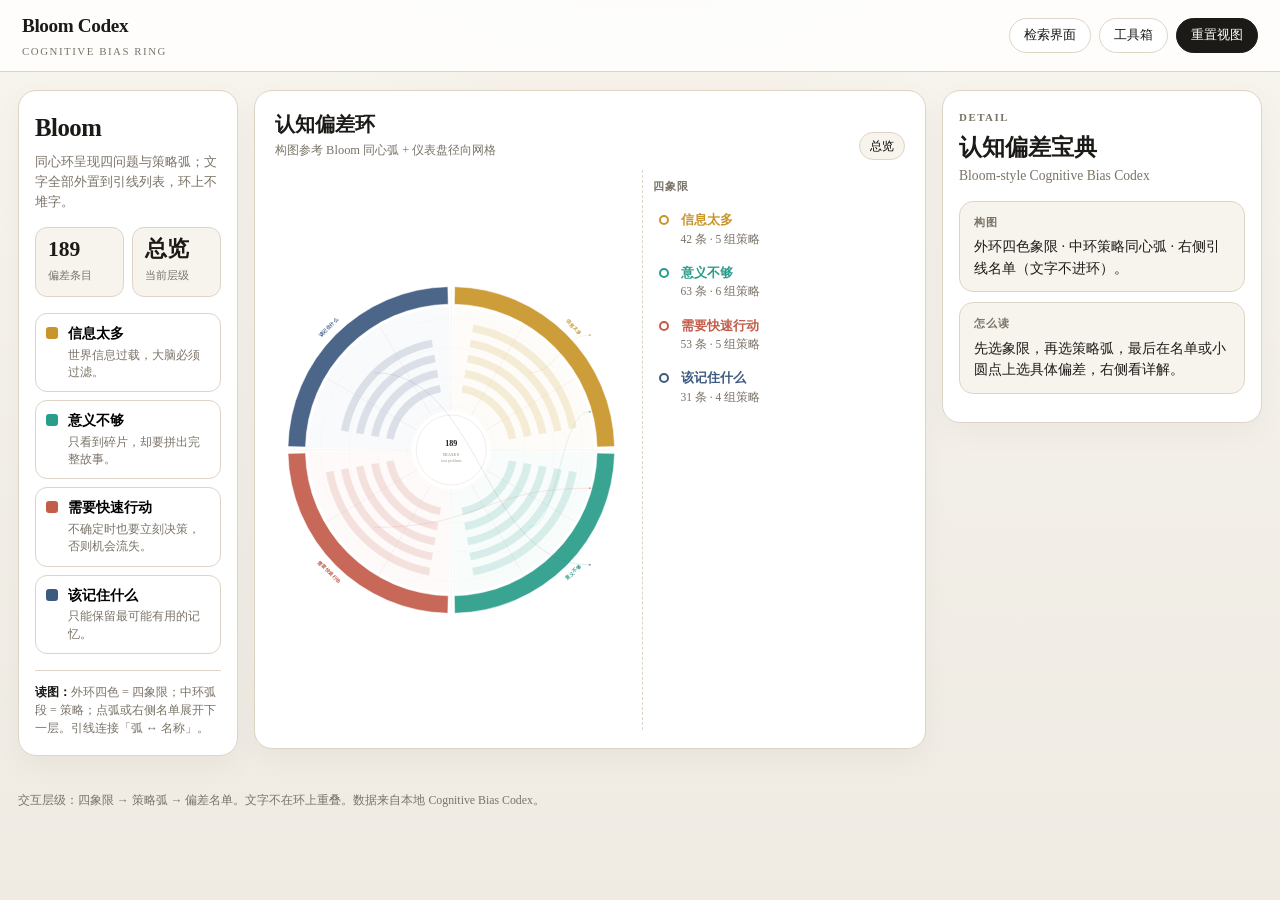
<file: static/cognitive-bias-codex.html>
<!DOCTYPE html>
<html lang="zh-CN">
<head>
  <meta charset="UTF-8" />
  <meta name="viewport" content="width=device-width, initial-scale=1" />
  <title>认知偏差环 · Bloom Codex</title>
  <style>
    @font-face {
      font-family: "GuoWen ZhengKai";
      src: url("assets/fonts/lx-k-e8d41f.woff2") format("woff2");
      font-weight: normal;
      font-style: normal;
      font-display: swap;
    }

    html, body, button, input, textarea, select {
      font-family: var(--font);
    }

    :root {
      --bg: #efebe3;
      --bg-soft: #f7f4ee;
      --ink: #1c1a17;
      --muted: #7a7368;
      --line: #ddd4c6;
      --card: #ffffff;
      --info: #c9952a;
      --meaning: #2a9d8a;
      --action: #c45c4a;
      --memory: #3d5a80;
      --font: "GuoWen ZhengKai", "KaiTi", "STKaiti", serif;
      --display: "GuoWen ZhengKai", "KaiTi", "STKaiti", serif;
    }
    * { box-sizing: border-box; }
    html, body { margin: 0; min-height: 100%; }
    body {
      font-family: var(--font);
      color: var(--ink);
      background: var(--bg);
      background-image:
        radial-gradient(ellipse 70% 50% at 50% -10%, rgba(201, 149, 42, 0.08), transparent 50%),
        linear-gradient(180deg, var(--bg-soft), var(--bg));
      line-height: 1.5;
    }
    a { color: inherit; }

    .top {
      display: flex; align-items: center; justify-content: space-between; gap: 12px;
      padding: 12px 22px;
      background: rgba(255,255,255,0.82);
      backdrop-filter: blur(10px);
      border-bottom: 1px solid var(--line);
      position: sticky; top: 0; z-index: 40;
    }
    .brand { text-decoration: none; }
    .brand strong {
      font-family: var(--display); font-size: 1.2rem; letter-spacing: -0.02em;
    }
    .brand span {
      display: block; font-size: 0.68rem; color: var(--muted);
      letter-spacing: 0.14em; text-transform: uppercase; margin-top: 2px;
    }
    .top-links { display: flex; flex-wrap: wrap; gap: 8px; }
    .top-links a, .top-links button {
      font: inherit; font-size: 0.8rem; text-decoration: none;
      border: 1px solid var(--line); background: #fff; color: var(--ink);
      border-radius: 999px; padding: 7px 14px; cursor: pointer;
    }
    .top-links .primary { background: var(--ink); color: #fff; border-color: var(--ink); }

    .shell {
      max-width: 1280px; margin: 0 auto;
      padding: 18px 18px 36px;
      display: grid;
      grid-template-columns: 220px minmax(0, 1fr) 320px;
      gap: 16px;
      align-items: start;
    }

    .card {
      background: var(--card);
      border: 1px solid var(--line);
      border-radius: 18px;
      box-shadow: 0 10px 30px rgba(28, 26, 23, 0.04);
    }

    .left { padding: 18px 16px; position: sticky; top: 68px; }
    .left h2 {
      font-family: var(--display); font-size: 1.55rem; margin: 0 0 6px;
      letter-spacing: -0.02em;
    }
    .left .lead { font-size: 0.82rem; color: var(--muted); margin: 0 0 16px; }
    .stat-row {
      display: grid; grid-template-columns: 1fr 1fr; gap: 8px; margin-bottom: 16px;
    }
    .stat {
      background: var(--bg-soft); border-radius: 12px; padding: 10px 12px;
      border: 1px solid var(--line);
    }
    .stat b {
      display: block; font-family: var(--display); font-size: 1.35rem; line-height: 1.1;
    }
    .stat span { font-size: 0.7rem; color: var(--muted); }
    .legend { display: grid; gap: 8px; margin-bottom: 16px; }
    .legend button {
      display: grid; grid-template-columns: 12px 1fr; gap: 10px; align-items: start;
      text-align: left; border: 1px solid var(--line); background: #fff;
      border-radius: 12px; padding: 10px; cursor: pointer; font: inherit;
    }
    .legend button.on { border-color: var(--ink); box-shadow: inset 0 0 0 1px var(--ink); }
    .legend button:hover { background: var(--bg-soft); }
    .legend .dot { width: 12px; height: 12px; border-radius: 3px; margin-top: 3px; }
    .legend b { display: block; font-size: 0.86rem; }
    .legend small { display: block; color: var(--muted); font-size: 0.72rem; margin-top: 2px; }
    .howto {
      font-size: 0.75rem; color: var(--muted); border-top: 1px solid var(--line);
      padding-top: 12px; margin: 0;
    }
    .howto strong { color: var(--ink); }

    .center { padding: 14px 14px 18px; min-height: 640px; }
    .center-head {
      display: flex; justify-content: space-between; align-items: flex-end; gap: 10px;
      padding: 4px 6px 10px;
    }
    .center-head h1 {
      font-family: var(--display); font-size: 1.25rem; margin: 0;
    }
    .center-head p { margin: 2px 0 0; font-size: 0.78rem; color: var(--muted); }
    .crumbs { display: flex; flex-wrap: wrap; gap: 6px; align-items: center; font-size: 0.75rem; }
    .crumbs button {
      border: 1px solid var(--line); background: var(--bg-soft); border-radius: 999px;
      padding: 4px 10px; font: inherit; font-size: 0.75rem; cursor: pointer;
    }
    .crumbs .here { font-weight: 700; }

    .viz-wrap {
      position: relative;
      display: grid;
      grid-template-columns: minmax(0, 1.15fr) minmax(180px, 0.85fr);
      gap: 8px;
      align-items: stretch;
      min-height: 560px;
    }
    .ring-box {
      position: relative;
      width: 100%;
      aspect-ratio: 1;
      max-width: 620px;
      margin: 0 auto;
    }
    .ring-box svg { width: 100%; height: 100%; display: block; }
    .ring-box .hit { cursor: pointer; }
    .ring-box .hit:hover { filter: brightness(1.05); }

    .label-rail {
      position: relative;
      border-left: 1px dashed var(--line);
      padding: 8px 4px 8px 10px;
      max-height: 620px;
      overflow: auto;
    }
    .rail-title {
      font-size: 0.68rem; letter-spacing: 0.12em; text-transform: uppercase;
      color: var(--muted); margin: 0 0 10px; font-weight: 700;
    }
    .rail-item {
      display: grid; grid-template-columns: 14px 1fr; gap: 8px; align-items: start;
      width: 100%; text-align: left; border: none; background: transparent;
      padding: 7px 6px; border-radius: 10px; cursor: pointer; font: inherit;
      margin-bottom: 2px;
    }
    .rail-item:hover, .rail-item.on { background: var(--bg-soft); }
    .rail-item .tick {
      width: 10px; height: 10px; border-radius: 50%; margin-top: 4px;
      border: 2px solid currentColor; background: #fff;
    }
    .rail-item.on .tick { background: currentColor; }
    .rail-item .name { font-size: 0.84rem; font-weight: 600; line-height: 1.3; }
    .rail-item .meta { font-size: 0.72rem; color: var(--muted); margin-top: 2px; }
    .rail-empty {
      font-size: 0.8rem; color: var(--muted); padding: 20px 8px; line-height: 1.55;
    }

    .right { padding: 18px 16px; position: sticky; top: 68px; max-height: calc(100vh - 86px); overflow: auto; }
    .right .eyebrow {
      font-size: 0.68rem; letter-spacing: 0.14em; text-transform: uppercase;
      color: var(--muted); margin: 0 0 8px; font-weight: 700;
    }
    .right h2 {
      font-family: var(--display); font-size: 1.45rem; margin: 0 0 4px; line-height: 1.25;
    }
    .right .en { color: var(--muted); font-size: 0.85rem; margin: 0 0 14px; }
    .pill {
      display: inline-flex; align-items: center; gap: 8px;
      border: 1px solid currentColor; border-radius: 999px;
      padding: 5px 11px; font-size: 0.76rem; margin-bottom: 12px;
    }
    .pill i { width: 8px; height: 8px; border-radius: 50%; background: currentColor; }
    .block {
      border: 1px solid var(--line); border-radius: 14px; padding: 12px 14px;
      margin-bottom: 10px; background: var(--bg-soft);
    }
    .block h3 {
      margin: 0 0 6px; font-size: 0.68rem; letter-spacing: 0.1em;
      text-transform: uppercase; color: var(--muted);
    }
    .block p { margin: 0; font-size: 0.9rem; }
    .related { display: flex; flex-wrap: wrap; gap: 6px; }
    .related button, .related a {
      font: inherit; font-size: 0.74rem; border: 1px solid var(--line);
      background: #fff; border-radius: 8px; padding: 6px 10px; cursor: pointer; text-decoration: none;
    }

    .footnote {
      max-width: 1280px; margin: 0 auto; padding: 0 18px 28px;
      font-size: 0.74rem; color: var(--muted);
    }

    @media (max-width: 1100px) {
      .shell { grid-template-columns: 1fr; }
      .left, .right { position: relative; top: 0; max-height: none; }
      .viz-wrap { grid-template-columns: 1fr; }
      .label-rail { border-left: none; border-top: 1px dashed var(--line); max-height: 280px; }
    }
  </style>
</head>
<body>
  <header class="top">
    <a class="brand" href="cognitive-bias-codex.html">
      <strong>Bloom Codex</strong>
      <span>Cognitive Bias Ring</span>
    </a>
    <div class="top-links">
      <a href="cognitive-bias-explorer.html">检索界面</a>
      <a href="index.html#workspace">工具箱</a>
      <button type="button" class="primary" id="resetView">重置视图</button>
    </div>
  </header>

  <div class="shell">
    <!-- 左：图例与说明（Bloom 左下角图例 + 仪表盘左侧信息） -->
    <aside class="card left">
      <h2>Bloom</h2>
      <p class="lead">同心环呈现四问题与策略弧；文字全部外置到引线列表，环上不堆字。</p>
      <div class="stat-row">
        <div class="stat"><b id="statTotal">—</b><span>偏差条目</span></div>
        <div class="stat"><b id="statLayer">总览</b><span>当前层级</span></div>
      </div>
      <div class="legend" id="legend"></div>
      <p class="howto">
        <strong>读图：</strong>外环四色 = 四象限；中环弧段 = 策略；点弧或右侧名单展开下一层。引线连接「弧 ↔ 名称」。
      </p>
    </aside>

    <!-- 中：环 + 引线标签轨 -->
    <section class="card center">
      <div class="center-head">
        <div>
          <h1>认知偏差环</h1>
          <p>构图参考 Bloom 同心弧 + 仪表盘径向网格</p>
        </div>
        <div class="crumbs" id="crumbs"></div>
      </div>
      <div class="viz-wrap">
        <div class="ring-box" id="ringBox">
          <svg id="ringSvg" viewBox="0 0 1000 1000" role="img" aria-label="认知偏差同心环"></svg>
        </div>
        <div class="label-rail" id="labelRail">
          <p class="rail-title" id="railTitle">Labels</p>
          <div id="railList"></div>
        </div>
      </div>
    </section>

    <!-- 右：详情（仪表盘 Tasks 位） -->
    <aside class="card right" id="detail">
      <p class="eyebrow">Detail</p>
      <h2 id="dTitle">选择环上的一截弧</h2>
      <p class="en" id="dEn">或点右侧名单</p>
      <div id="dBody"></div>
    </aside>
  </div>

  <p class="footnote">
    交互层级：四象限 → 策略弧 → 偏差名单。文字不在环上重叠。数据来自本地 Cognitive Bias Codex。
  </p>

  <script src="assets/cognitive-bias/biases-data.js"></script>
  <script>
    const QCOLOR = {
      info: "#c9952a",
      meaning: "#2a9d8a",
      action: "#c45c4a",
      memory: "#3d5a80"
    };
    const CX = 500, CY = 500;
    // 四象限：上右 / 下右 / 下左 / 上左（顺时针，从 -90° 起算用我们的 polar）
    // ang0..ang1 用 0=顶部 顺时针
    const QUADS_LAYOUT = [
      { id: "info", a0: 0, a1: 90 },
      { id: "meaning", a0: 90, a1: 180 },
      { id: "action", a0: 180, a1: 270 },
      { id: "memory", a0: 270, a1: 360 }
    ];

    let focus = { quad: null, strat: null, bias: null };
    /** 当前右侧名单对应的锚点（用于画引线） */
    let railAnchors = []; // [{id, x, y, color, kind}]

    function esc(s) {
      return String(s ?? "").replace(/[&<>"']/g, (c) => ({
        "&": "&amp;", "<": "&lt;", ">": "&gt;", '"': "&quot;", "'": "&#39;"
      }[c]));
    }
    function codex() {
      return window.COGNITIVE_BIAS_CODEX || { quadrants: [], biases: [], count: 0 };
    }
    function polar(r, deg) {
      const a = (deg - 90) * Math.PI / 180;
      return [CX + r * Math.cos(a), CY + r * Math.sin(a)];
    }
    function arcPath(r0, r1, a0, a1) {
      const large = ((a1 - a0 + 360) % 360) > 180 ? 1 : 0;
      const [x0, y0] = polar(r1, a0);
      const [x1, y1] = polar(r1, a1);
      const [x2, y2] = polar(r0, a1);
      const [x3, y3] = polar(r0, a0);
      return `M${x0} ${y0} A${r1} ${r1} 0 ${large} 1 ${x1} ${y1} L${x2} ${y2} A${r0} ${r0} 0 ${large} 0 ${x3} ${y3} Z`;
    }
    function midAng(a0, a1) { return (a0 + a1) / 2; }
    function qMeta(id) { return (codex().quadrants || []).find((q) => q.id === id); }
    function short(s, n = 22) {
      s = String(s || "");
      return s.length > n ? s.slice(0, n) + "…" : s;
    }

    function findStratOfBias(biasId) {
      for (const q of (codex().quadrants || [])) {
        const strats = q.strategies || [];
        for (let si = 0; si < strats.length; si++) {
          if ((strats[si].biases || []).some((b) => b.id === biasId)) {
            focus.quad = q.id;
            focus.strat = q.id + "::" + si;
            return;
          }
        }
      }
    }

    function renderLegend() {
      const el = document.getElementById("legend");
      el.innerHTML = (codex().quadrants || []).map((q) => `
        <button type="button" class="${focus.quad === q.id ? "on" : ""}" data-quad="${esc(q.id)}">
          <span class="dot" style="background:${QCOLOR[q.id]}"></span>
          <span><b>${esc(q.zh)}</b><small>${esc(q.problem)}</small></span>
        </button>`).join("");
      el.querySelectorAll("[data-quad]").forEach((btn) => {
        btn.addEventListener("click", () => {
          const id = btn.dataset.quad;
          focus = focus.quad === id && !focus.strat ? { quad: null, strat: null, bias: null }
            : { quad: id, strat: null, bias: null };
          renderAll();
        });
      });
    }

    function renderCrumbs() {
      const el = document.getElementById("crumbs");
      const parts = [`<button type="button" data-c="root">总览</button>`];
      if (focus.quad) {
        const q = qMeta(focus.quad);
        parts.push(`<span>›</span>`);
        parts.push(focus.strat
          ? `<button type="button" data-c="quad">${esc(q.zh)}</button>`
          : `<span class="here">${esc(q.zh)}</span>`);
      }
      if (focus.strat) {
        const [qid, idx] = focus.strat.split("::");
        const s = qMeta(qid)?.strategies?.[+idx];
        parts.push(`<span>›</span>`);
        parts.push(focus.bias
          ? `<button type="button" data-c="strat">${esc(short(s?.zh, 12))}</button>`
          : `<span class="here">${esc(short(s?.zh, 12))}</span>`);
      }
      if (focus.bias) {
        const b = (codex().biases || []).find((x) => x.id === focus.bias);
        parts.push(`<span>›</span><span class="here">${esc(b?.zh || "")}</span>`);
      }
      el.innerHTML = parts.join("");
      el.querySelectorAll("[data-c]").forEach((btn) => {
        btn.addEventListener("click", () => {
          const c = btn.dataset.c;
          if (c === "root") focus = { quad: null, strat: null, bias: null };
          if (c === "quad") focus = { quad: focus.quad, strat: null, bias: null };
          if (c === "strat") focus = { quad: focus.quad, strat: focus.strat, bias: null };
          renderAll();
        });
      });

      document.getElementById("statTotal").textContent = String(codex().count || 0);
      document.getElementById("statLayer").textContent =
        focus.bias ? "偏差" : focus.strat ? "策略" : focus.quad ? "象限" : "总览";
    }

    function renderRing() {
      const svg = document.getElementById("ringSvg");
      railAnchors = [];
      let g = "";

      // 同心网格（仪表盘）
      [120, 200, 280, 360, 430].forEach((r) => {
        g += `<circle cx="${CX}" cy="${CY}" r="${r}" fill="none" stroke="#e5ddd0" stroke-dasharray="2 6" />`;
      });
      for (let i = 0; i < 12; i++) {
        const a = i * 30;
        const [x0, y0] = polar(110, a);
        const [x1, y1] = polar(440, a);
        g += `<line x1="${x0}" y1="${y0}" x2="${x1}" y2="${y1}" stroke="#ebe3d6" stroke-width="1" />`;
      }

      // 中心盘
      g += `<circle cx="${CX}" cy="${CY}" r="96" fill="#fff" stroke="#d9d0c2" />`;
      g += `<text x="${CX}" y="${CY - 10}" text-anchor="middle" font-family="Georgia, Songti SC, serif" font-size="22" font-weight="700" fill="#1c1a17">${codex().count || 0}</text>`;
      g += `<text x="${CX}" y="${CY + 16}" text-anchor="middle" font-size="11" fill="#7a7368" letter-spacing="1">BIASES</text>`;
      g += `<text x="${CX}" y="${CY + 34}" text-anchor="middle" font-size="10" fill="#9a9286">four problems</text>`;

      // 外环四色象限弧（Bloom 分类色带）
      QUADS_LAYOUT.forEach((L) => {
        const q = qMeta(L.id);
        if (!q) return;
        const color = QCOLOR[L.id];
        const active = !focus.quad || focus.quad === L.id;
        const opac = active ? 0.92 : 0.18;
        g += `<path class="hit" data-quad="${L.id}" d="${arcPath(400, 448, L.a0 + 1.2, L.a1 - 1.2)}" fill="${color}" fill-opacity="${opac}" stroke="#fff" stroke-width="1.5"/>`;

        // 象限短名：放在弧外中点，径向外侧，字少不叠
        const ang = midAng(L.a0, L.a1);
        const [tx, ty] = polar(475, ang);
        const rot = ang > 90 && ang < 270 ? ang + 180 : ang;
        g += `<text x="${tx}" y="${ty}" text-anchor="middle" dominant-baseline="middle"
          transform="rotate(${rot} ${tx} ${ty})"
          font-size="13" font-weight="700" fill="${active ? color : "#c5bdb0"}"
          style="pointer-events:none">${esc(q.zh)}</text>`;

        // 内层扇区底色
        g += `<path d="${arcPath(108, 392, L.a0 + 0.8, L.a1 - 0.8)}" fill="${color}" fill-opacity="${focus.quad === L.id ? 0.08 : 0.03}" style="pointer-events:none"/>`;
      });

      // 策略层：Bloom 同心弧 —— 仅在选中象限时绘制
      if (focus.quad) {
        const L = QUADS_LAYOUT.find((x) => x.id === focus.quad);
        const q = qMeta(focus.quad);
        const strats = q?.strategies || [];
        const color = QCOLOR[focus.quad];
        const rInner = 150;
        const rOuter = 385;
        const band = (rOuter - rInner) / Math.max(strats.length, 1);

        strats.forEach((s, si) => {
          const key = focus.quad + "::" + si;
          const r0 = rInner + si * band + 4;
          const r1 = rInner + (si + 1) * band - 4;
          const selected = focus.strat === key;
          const dim = focus.strat && !selected;
          // 弧只占该象限角度，两端留白
          const pad = 6;
          g += `<path class="hit" data-strat="${key}" d="${arcPath(r0, r1, L.a0 + pad, L.a1 - pad)}"
            fill="${color}" fill-opacity="${dim ? 0.12 : selected ? 0.85 : 0.45}"
            stroke="#fff" stroke-width="1"/>`;

          // 锚点：弧中点外侧，供引线
          const [ax, ay] = polar((r0 + r1) / 2, midAng(L.a0, L.a1));
          railAnchors.push({
            id: key, kind: "strat", x: ax, y: ay, color,
            title: s.zh, meta: `${(s.biases || []).length} 条偏差`,
            selected
          });

          // 选中策略后：在弧上画小刻度代表偏差（无文字）
          if (selected) {
            const biases = s.biases || [];
            const span = (L.a1 - L.a0) - pad * 2;
            biases.forEach((b, bi) => {
              const t = biases.length <= 1 ? 0.5 : (bi + 0.5) / biases.length;
              const ang = L.a0 + pad + t * span;
              const [dx, dy] = polar(r1 + 6, ang);
              const on = focus.bias === b.id;
              g += `<circle class="hit" data-bias="${b.id}" cx="${dx}" cy="${dy}" r="${on ? 5 : 3.2}"
                fill="${on ? color : "#fff"}" stroke="${color}" stroke-width="2"/>`;
              railAnchors.push({
                id: b.id, kind: "bias", x: dx, y: dy, color,
                title: b.zh, meta: b.en, selected: on, bias: b
              });
            });
          }
        });
      } else {
        // 总览：每象限画若干细弧暗示「有多层策略」（装饰，不可点具体策略）
        QUADS_LAYOUT.forEach((L) => {
          const q = qMeta(L.id);
          const n = Math.min((q?.strategies || []).length, 5);
          const color = QCOLOR[L.id];
          for (let i = 0; i < n; i++) {
            const r0 = 160 + i * 42;
            const r1 = r0 + 22;
            g += `<path d="${arcPath(r0, r1, L.a0 + 10, L.a1 - 10)}" fill="${color}" fill-opacity="0.16" stroke="#fff" stroke-width="0.8" style="pointer-events:none"/>`;
          }
          // 总览引线锚点：象限中点
          const [ax, ay] = polar(300, midAng(L.a0, L.a1));
          railAnchors.push({
            id: L.id, kind: "quad", x: ax, y: ay, color,
            title: q?.zh || L.id, meta: `${q?.count || 0} 条 · ${ (q?.strategies||[]).length } 组策略`,
            selected: false
          });
        });
      }

      // 引线画到右侧名单（SVG 内先画到环盒右缘，再用绝对定位对齐名单）
      // 引线终点用固定 gutter，名单 HTML 对齐
      const railX = 920;
      const itemsForLines = focus.strat
        ? railAnchors.filter((a) => a.kind === "bias")
        : focus.quad
          ? railAnchors.filter((a) => a.kind === "strat")
          : railAnchors.filter((a) => a.kind === "quad");

      itemsForLines.forEach((a, i) => {
        const n = itemsForLines.length || 1;
        const gy = 80 + (i + 0.5) * ((840) / n);
        const [x1, y1] = [a.x, a.y];
        const x2 = railX - 40;
        const mid = (x1 + x2) / 2;
        g += `<path d="M${x1} ${y1} C${mid} ${y1}, ${mid} ${gy}, ${x2} ${gy}"
          fill="none" stroke="${a.color}" stroke-opacity="${a.selected ? 0.85 : 0.35}" stroke-width="${a.selected ? 1.6 : 1}"/>`;
        g += `<circle cx="${x2}" cy="${gy}" r="3" fill="${a.color}" fill-opacity="${a.selected ? 1 : 0.55}"/>`;
        a.lineY = gy; // 供名单垂直对齐参考（视觉近似）
      });

      svg.innerHTML = g;

      svg.querySelectorAll("[data-quad]").forEach((el) => {
        el.addEventListener("click", (e) => {
          e.stopPropagation();
          const id = el.getAttribute("data-quad");
          focus = { quad: id, strat: null, bias: null };
          renderAll();
        });
      });
      svg.querySelectorAll("[data-strat]").forEach((el) => {
        el.addEventListener("click", (e) => {
          e.stopPropagation();
          const key = el.getAttribute("data-strat");
          focus = { quad: key.split("::")[0], strat: key, bias: null };
          renderAll();
        });
      });
      svg.querySelectorAll("[data-bias]").forEach((el) => {
        el.addEventListener("click", (e) => {
          e.stopPropagation();
          focus.bias = el.getAttribute("data-bias");
          renderAll();
        });
      });

      renderRail(itemsForLines);
    }

    function renderRail(items) {
      const title = document.getElementById("railTitle");
      const list = document.getElementById("railList");
      if (!focus.quad) {
        title.textContent = "四象限";
      } else if (!focus.strat) {
        title.textContent = "策略弧";
      } else {
        title.textContent = "偏差名单";
      }

      if (!items.length) {
        list.innerHTML = `<div class="rail-empty">点左侧图例或外环色带，开始展开。</div>`;
        return;
      }

      list.innerHTML = items.map((a) => `
        <button type="button" class="rail-item ${a.selected || focus.bias === a.id || focus.strat === a.id || focus.quad === a.id ? "on" : ""}"
          style="color:${a.color}"
          data-kind="${a.kind}" data-id="${esc(a.id)}">
          <span class="tick"></span>
          <span>
            <div class="name">${esc(a.title)}</div>
            <div class="meta">${esc(a.meta || "")}</div>
          </span>
        </button>`).join("");

      list.querySelectorAll(".rail-item").forEach((btn) => {
        btn.addEventListener("click", () => {
          const kind = btn.dataset.kind;
          const id = btn.dataset.id;
          if (kind === "quad") focus = { quad: id, strat: null, bias: null };
          if (kind === "strat") focus = { quad: id.split("::")[0], strat: id, bias: null };
          if (kind === "bias") {
            focus.bias = id;
            if (!focus.strat) findStratOfBias(id);
          }
          renderAll();
        });
      });
    }

    function renderDetail() {
      const body = document.getElementById("dBody");
      const title = document.getElementById("dTitle");
      const en = document.getElementById("dEn");

      if (focus.bias) {
        const b = (codex().biases || []).find((x) => x.id === focus.bias);
        const q = qMeta(b?.quadrant);
        title.textContent = b?.zh || "";
        en.textContent = b?.en || "";
        body.innerHTML = `
          <div class="pill" style="color:${QCOLOR[b.quadrant]}"><i></i>${esc(q?.zh || "")}</div>
          <div class="block"><h3>是什么</h3><p>${esc(b.desc || "—")}</p></div>
          <div class="block"><h3>生活例子</h3><p>${esc(b.example || "—")}</p></div>
          <div class="block"><h3>提醒</h3><p>${esc(b.tip || "—")}</p></div>
          <div class="block"><h3>所属机制</h3><p>${esc(b.strategyZh || "")}</p></div>
          <div class="block"><h3>继续</h3><div class="related">
            <a href="cognitive-bias-explorer.html?id=${encodeURIComponent(b.id)}">打开检索界面</a>
          </div></div>`;
        return;
      }

      if (focus.strat) {
        const [qid, idx] = focus.strat.split("::");
        const q = qMeta(qid);
        const s = q?.strategies?.[+idx];
        title.textContent = s?.zh || "";
        en.textContent = s?.en || "";
        body.innerHTML = `
          <div class="pill" style="color:${QCOLOR[qid]}"><i></i>${esc(q?.zh || "")}</div>
          <div class="block"><h3>机制</h3><p>大脑用这条捷径应对「${esc(q?.zh || "")}」。</p></div>
          <div class="block"><h3>包含偏差 · ${(s?.biases||[]).length}</h3>
            <div class="related">${(s?.biases||[]).map((b) =>
              `<button type="button" data-go-bias="${esc(b.id)}">${esc(b.zh)}</button>`
            ).join("")}</div>
          </div>`;
        body.querySelectorAll("[data-go-bias]").forEach((btn) => {
          btn.addEventListener("click", () => {
            focus.bias = btn.dataset.goBias;
            renderAll();
          });
        });
        return;
      }

      if (focus.quad) {
        const q = qMeta(focus.quad);
        title.textContent = q?.zh || "";
        en.textContent = q?.en || "";
        body.innerHTML = `
          <div class="pill" style="color:${QCOLOR[focus.quad]}"><i></i>${q?.count || 0} 条</div>
          <div class="block"><h3>问题</h3><p>${esc(q?.problem || "")}</p></div>
          <div class="block"><h3>副作用</h3><p>${esc(q?.sideEffect || "")}</p></div>
          <div class="block"><h3>下一步</h3><p>点中环策略弧，或点右侧策略名单继续展开。</p></div>`;
        return;
      }

      title.textContent = "认知偏差宝典";
      en.textContent = "Bloom-style Cognitive Bias Codex";
      body.innerHTML = `
        <div class="block"><h3>构图</h3><p>外环四色象限 · 中环策略同心弧 · 右侧引线名单（文字不进环）。</p></div>
        <div class="block"><h3>怎么读</h3><p>先选象限，再选策略弧，最后在名单或小圆点上选具体偏差，右侧看详解。</p></div>`;
    }

    function renderAll() {
      renderLegend();
      renderCrumbs();
      renderRing();
      renderDetail();
    }

    document.getElementById("resetView").addEventListener("click", () => {
      focus = { quad: null, strat: null, bias: null };
      renderAll();
    });

    (function boot() {
      if (!window.COGNITIVE_BIAS_CODEX) {
        document.getElementById("dTitle").textContent = "未加载数据";
        document.getElementById("dEn").textContent = "请用打开认知偏差环.bat 启动本地服务";
        return;
      }
      const id = new URLSearchParams(location.search).get("id");
      if (id) {
        focus.bias = id;
        findStratOfBias(id);
      }
      renderAll();
    })();
  </script>
</body>
</html>
</file>
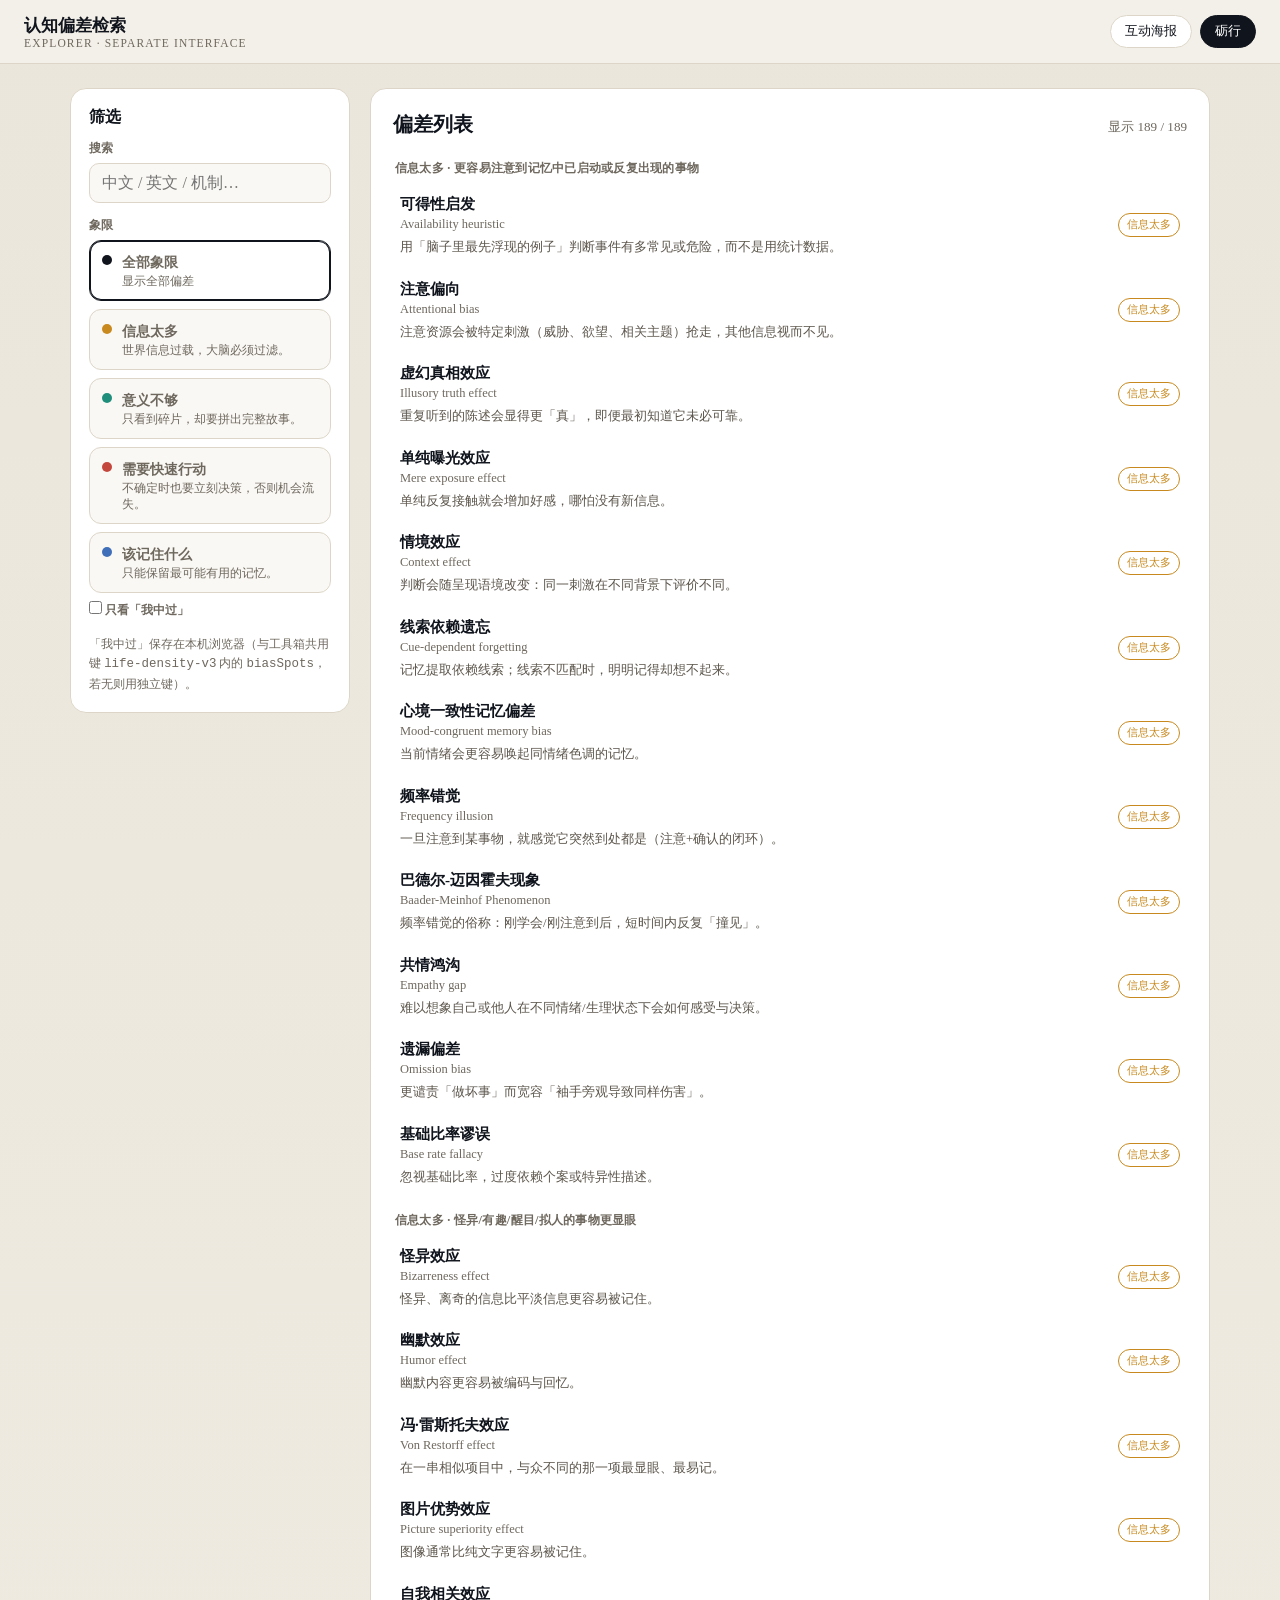
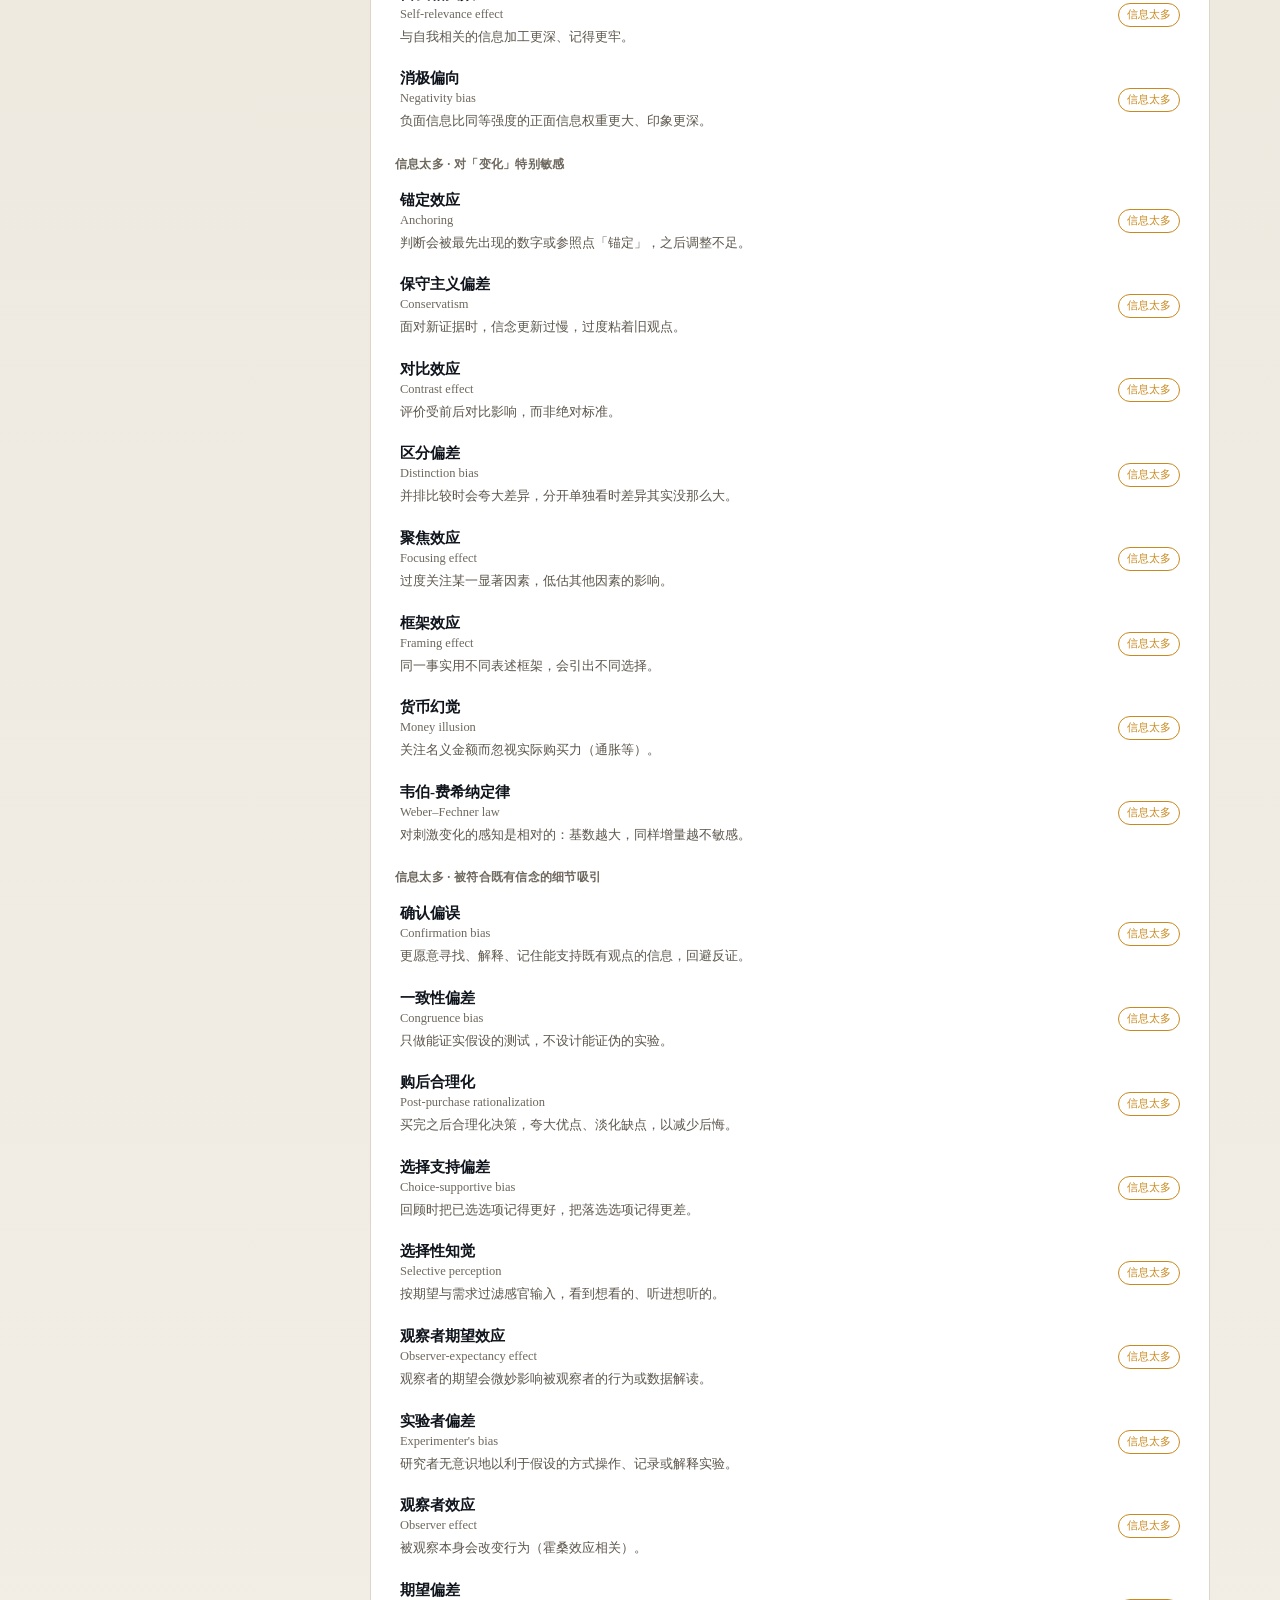
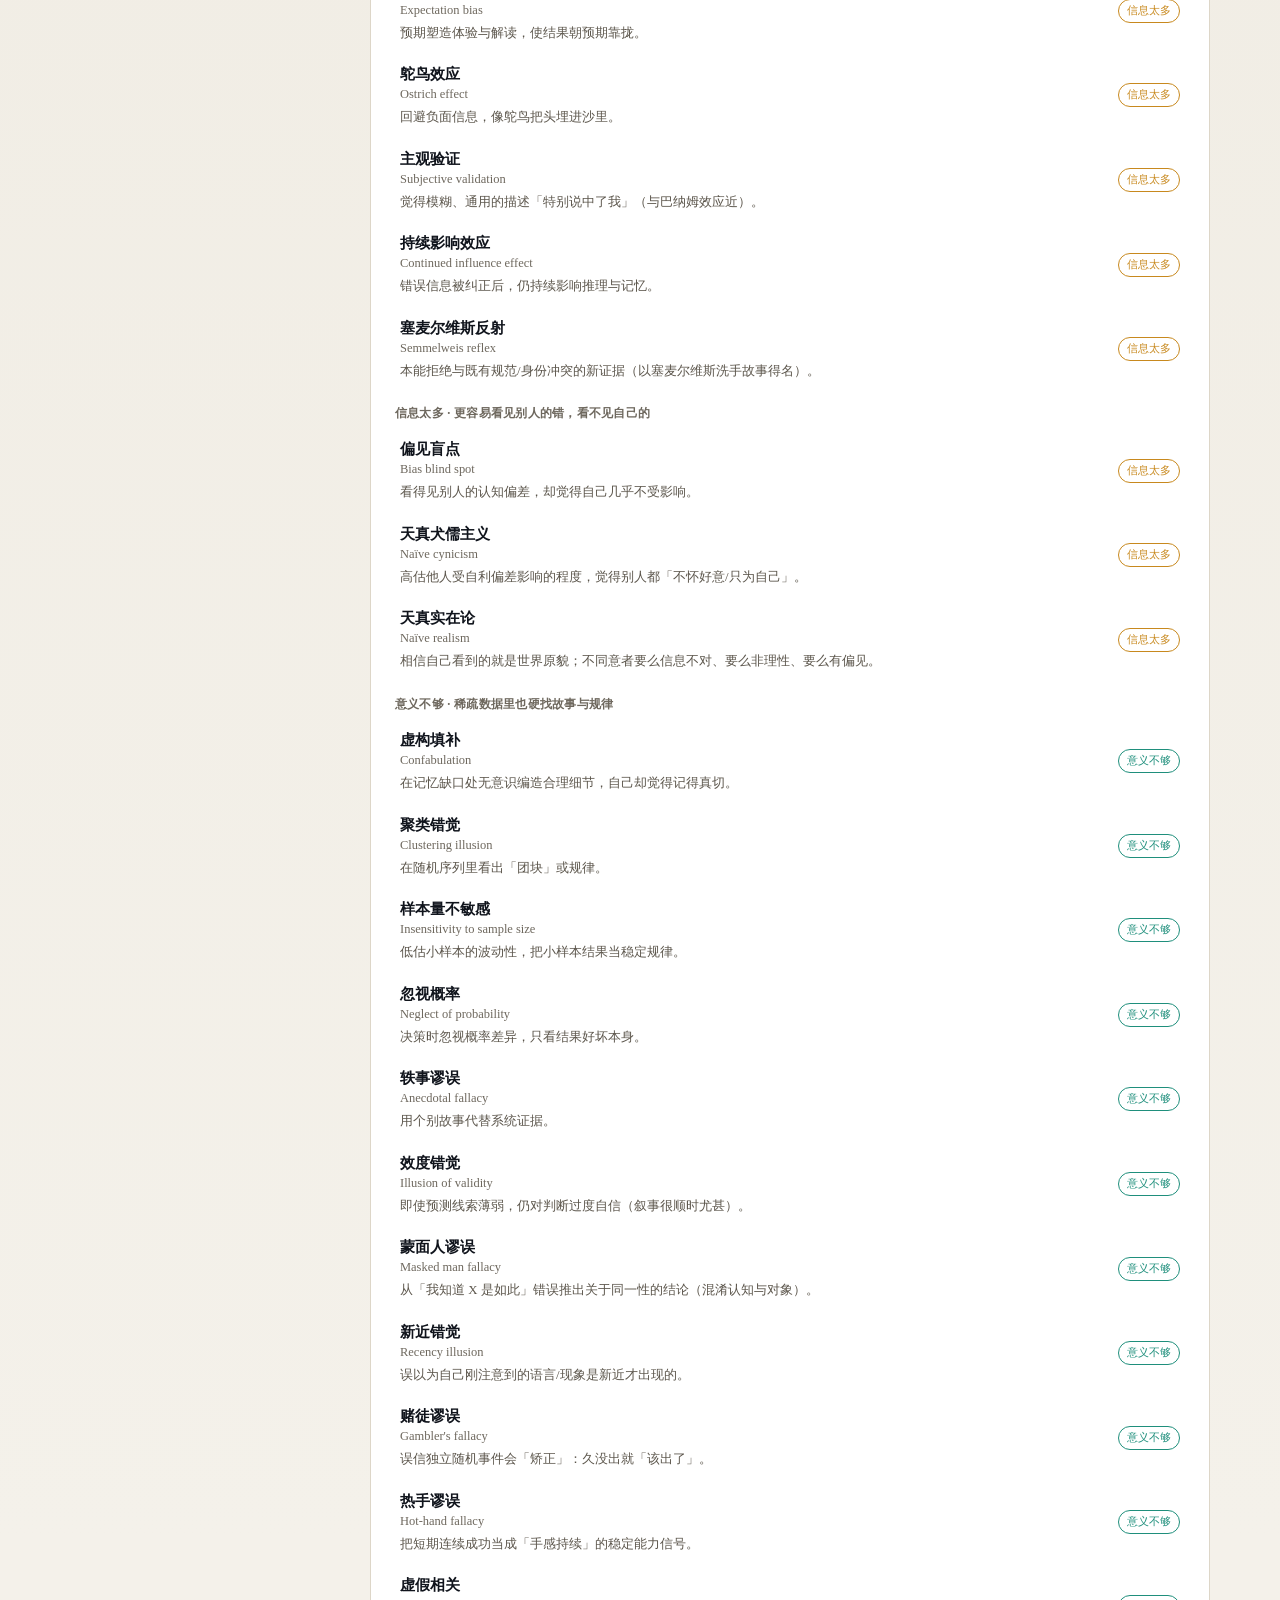
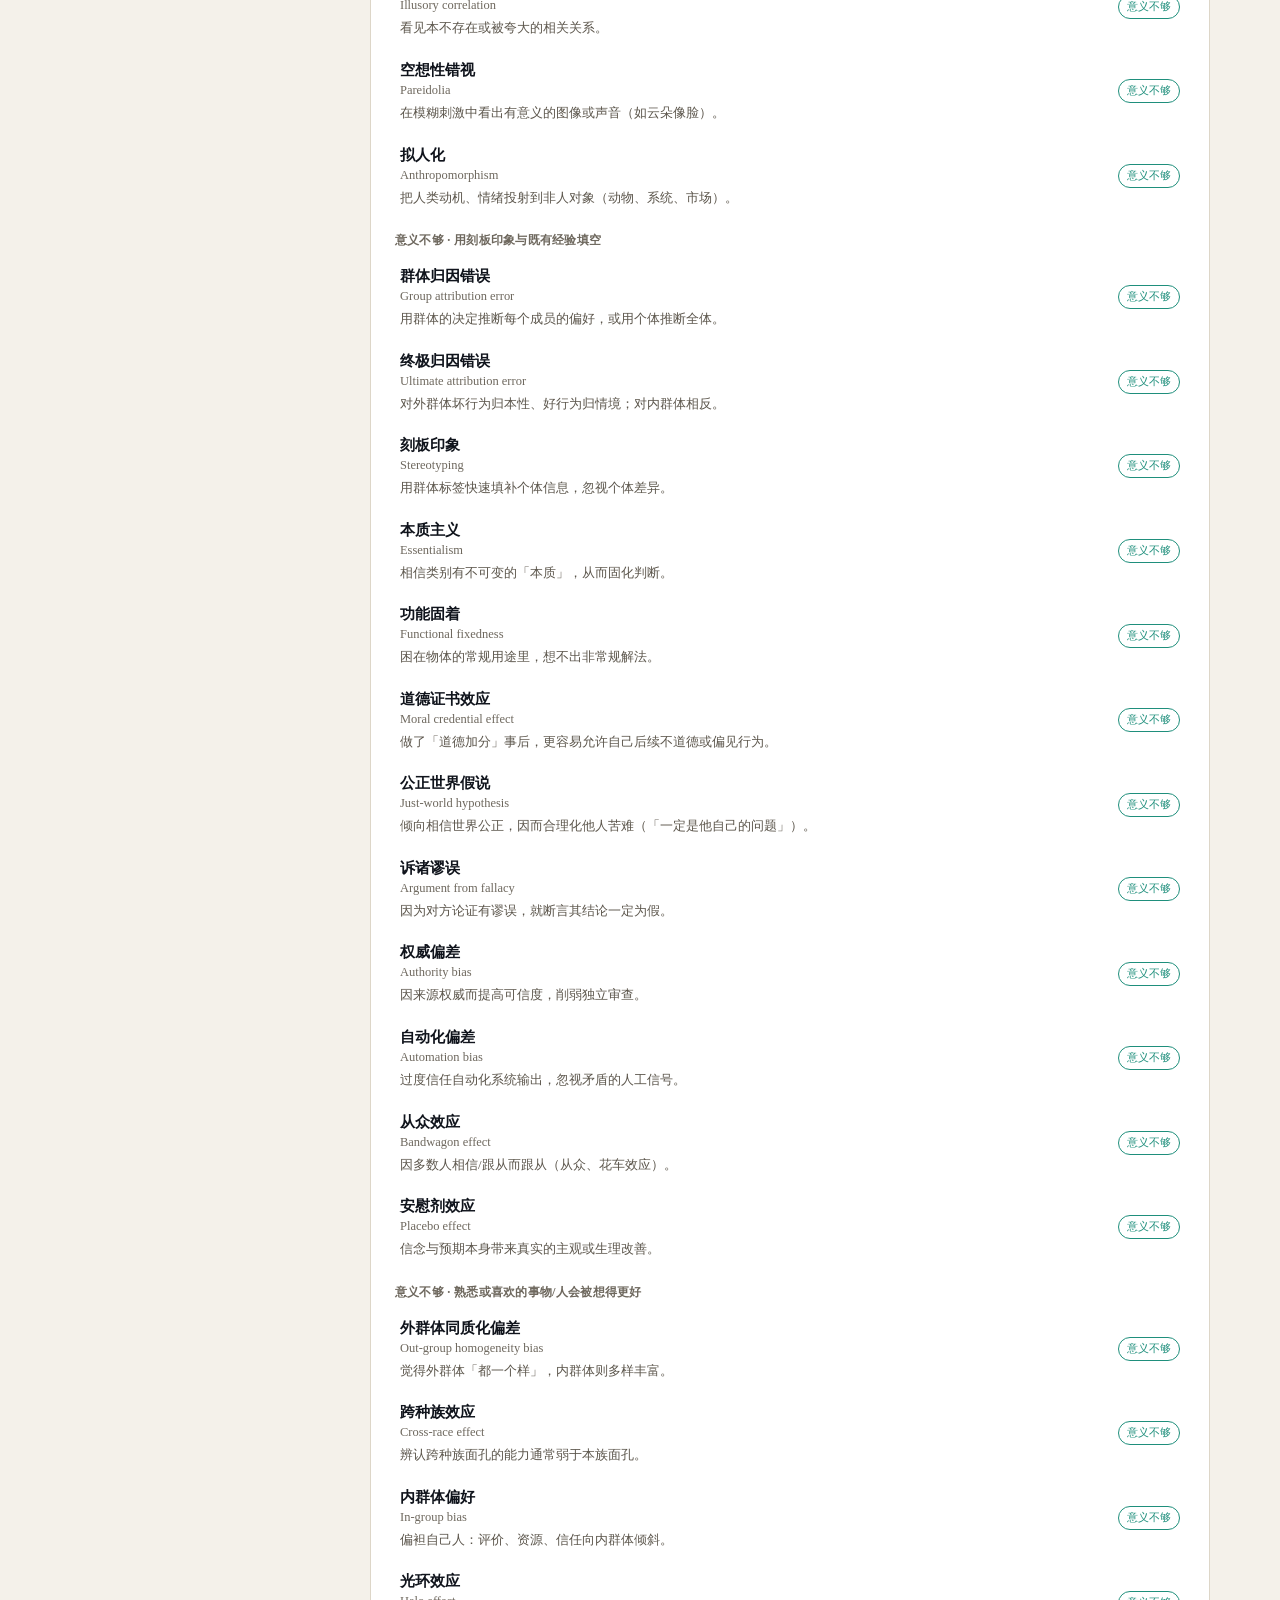
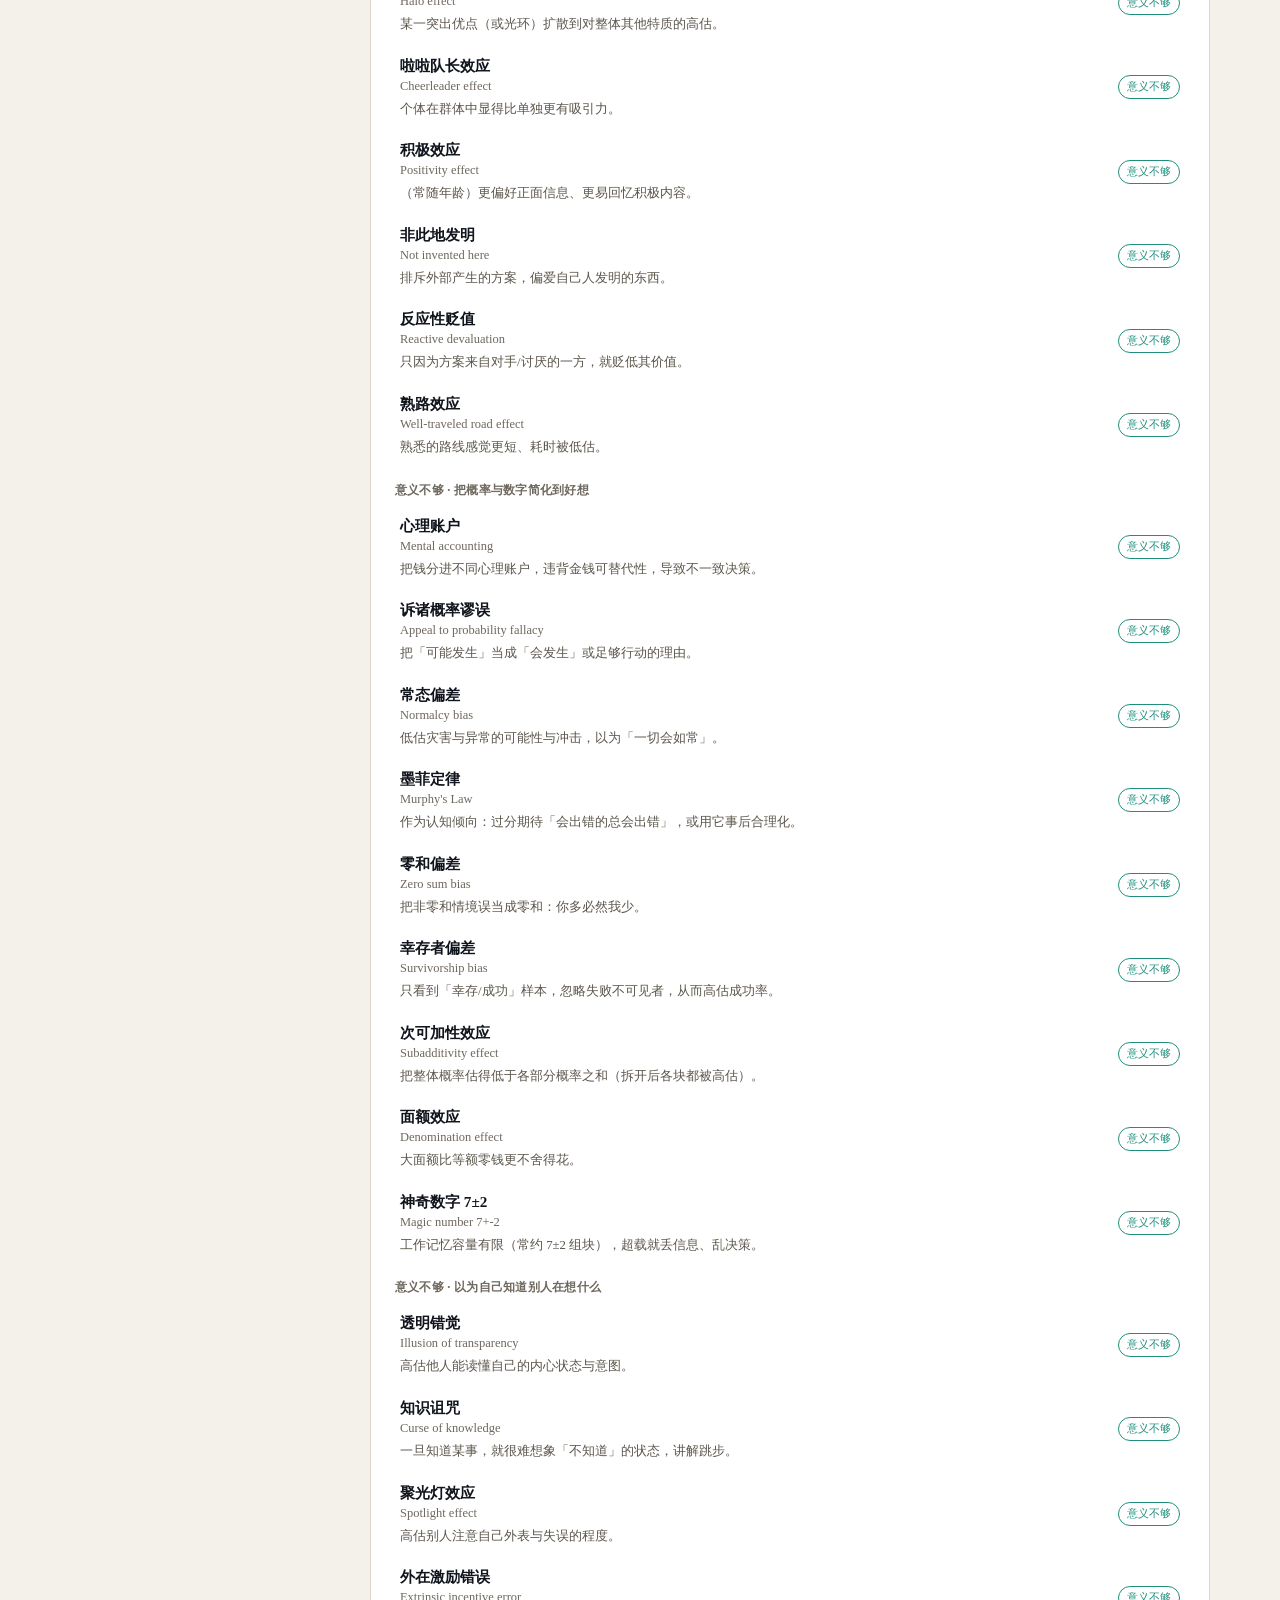
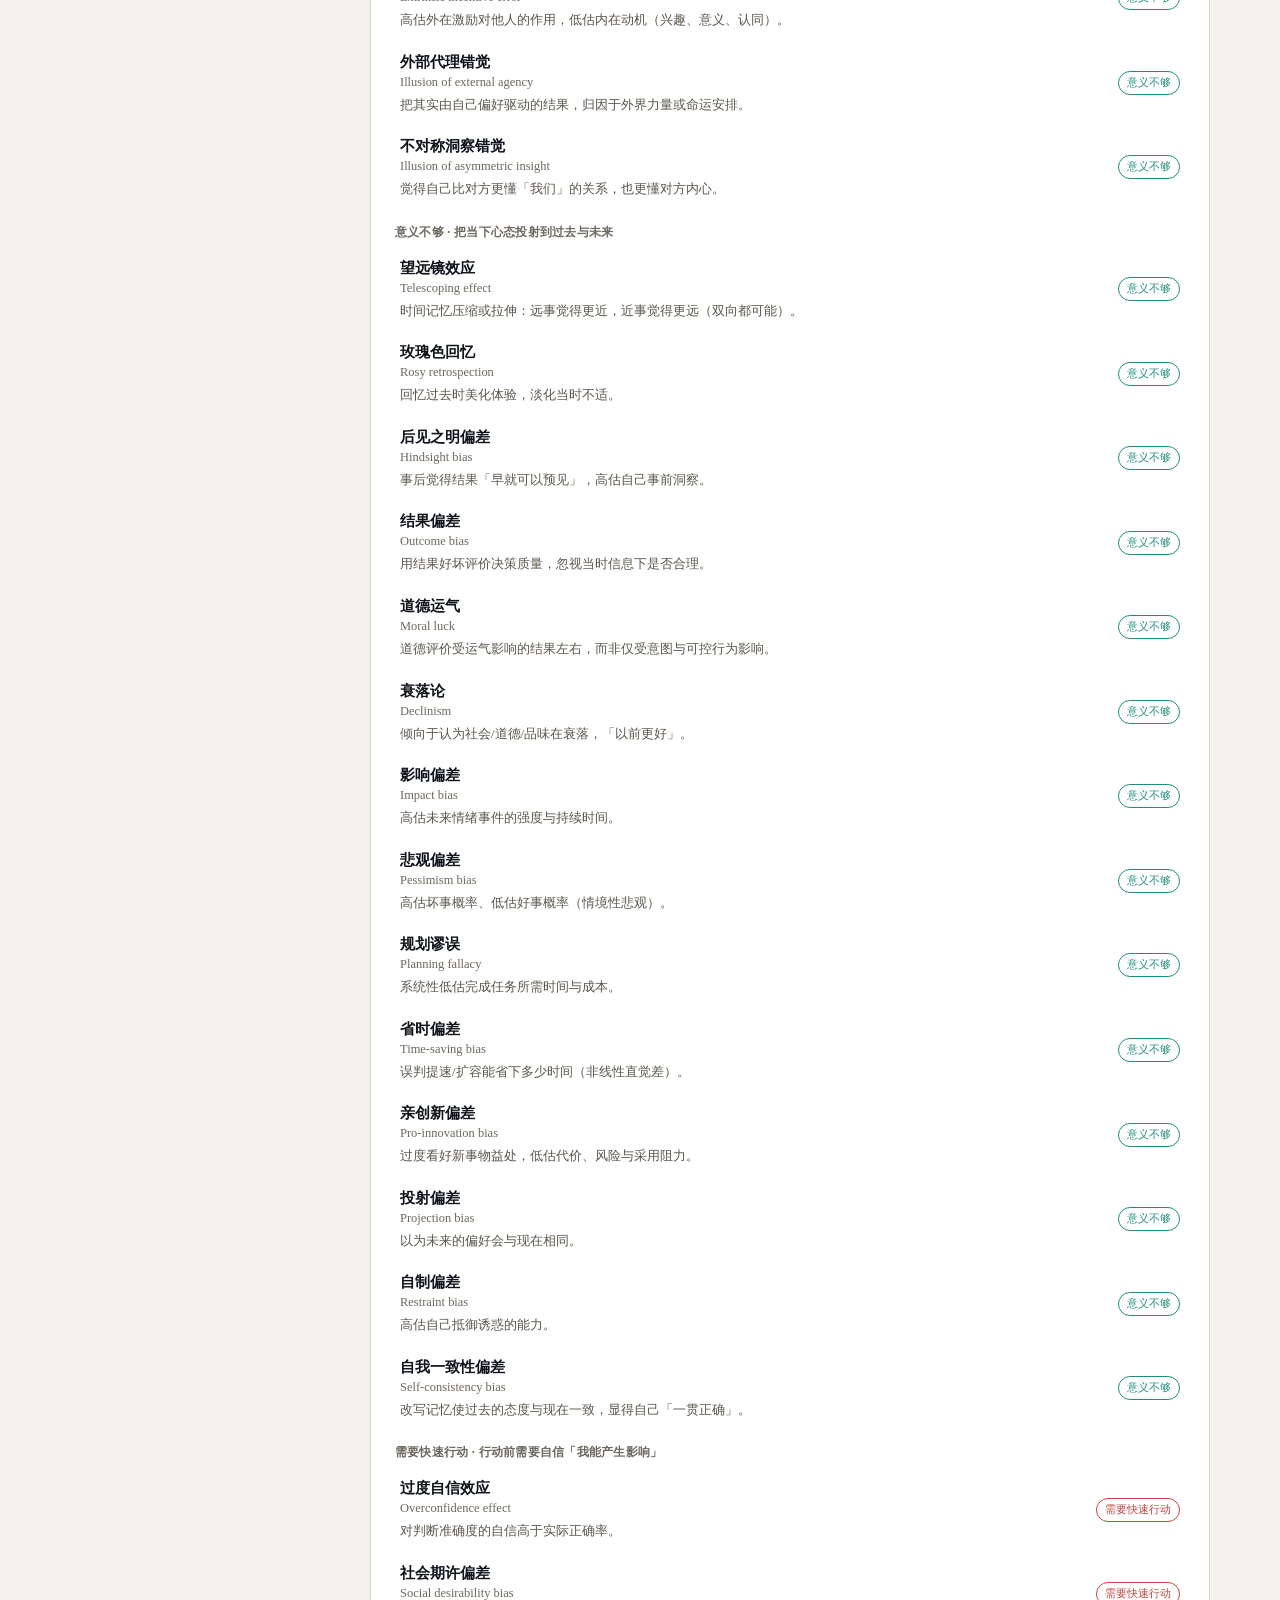
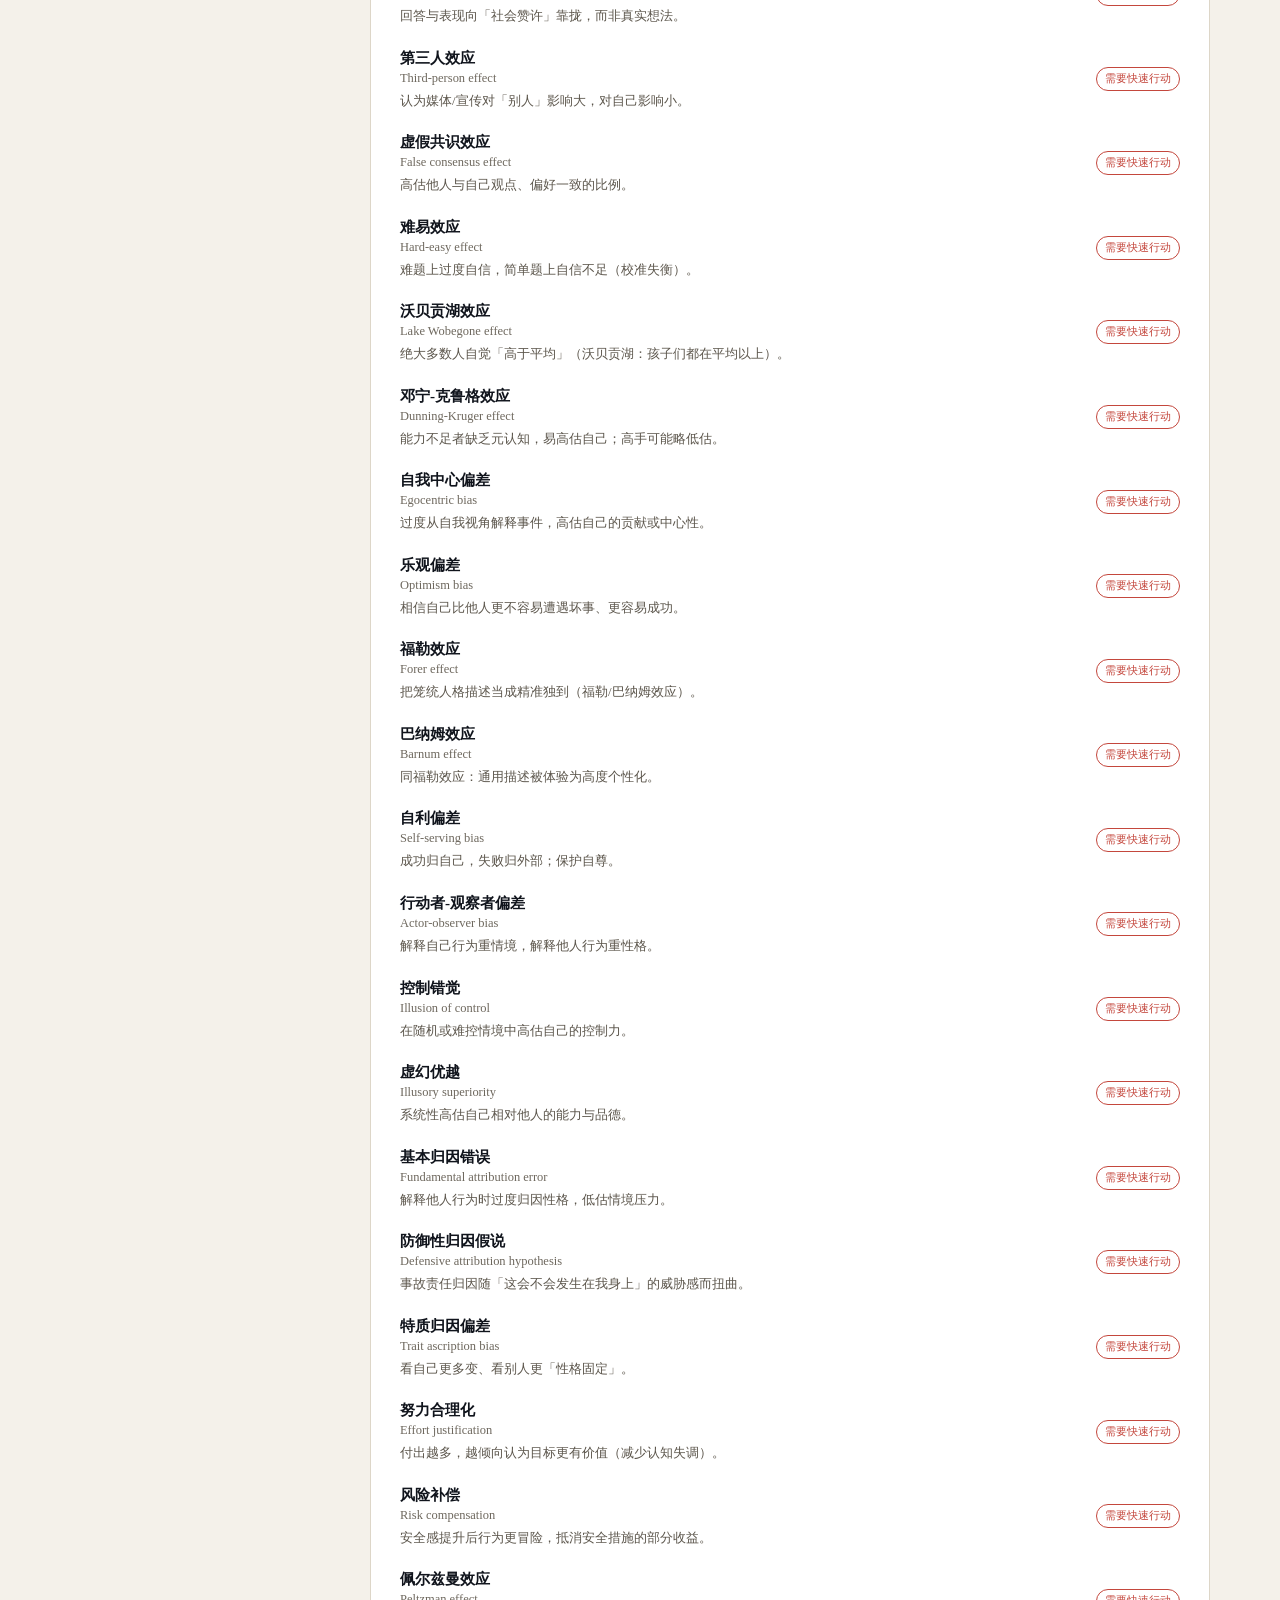
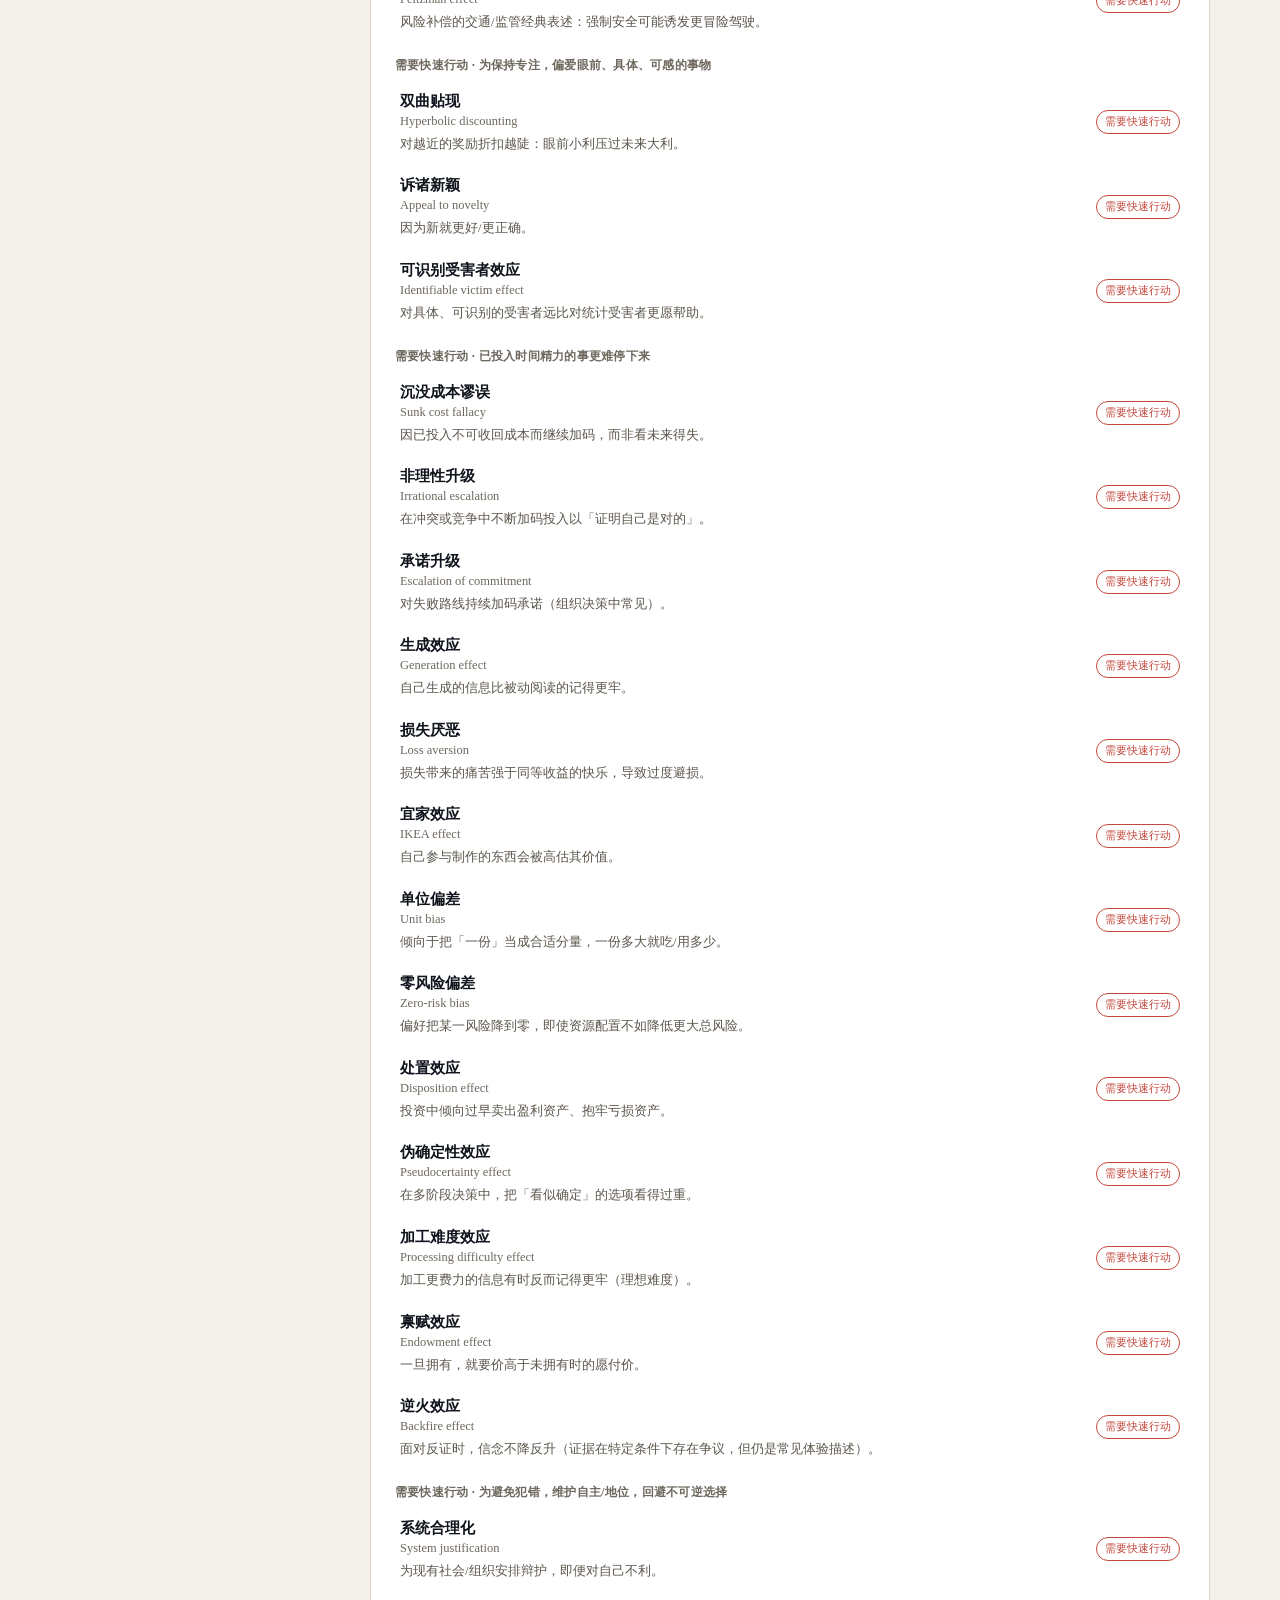
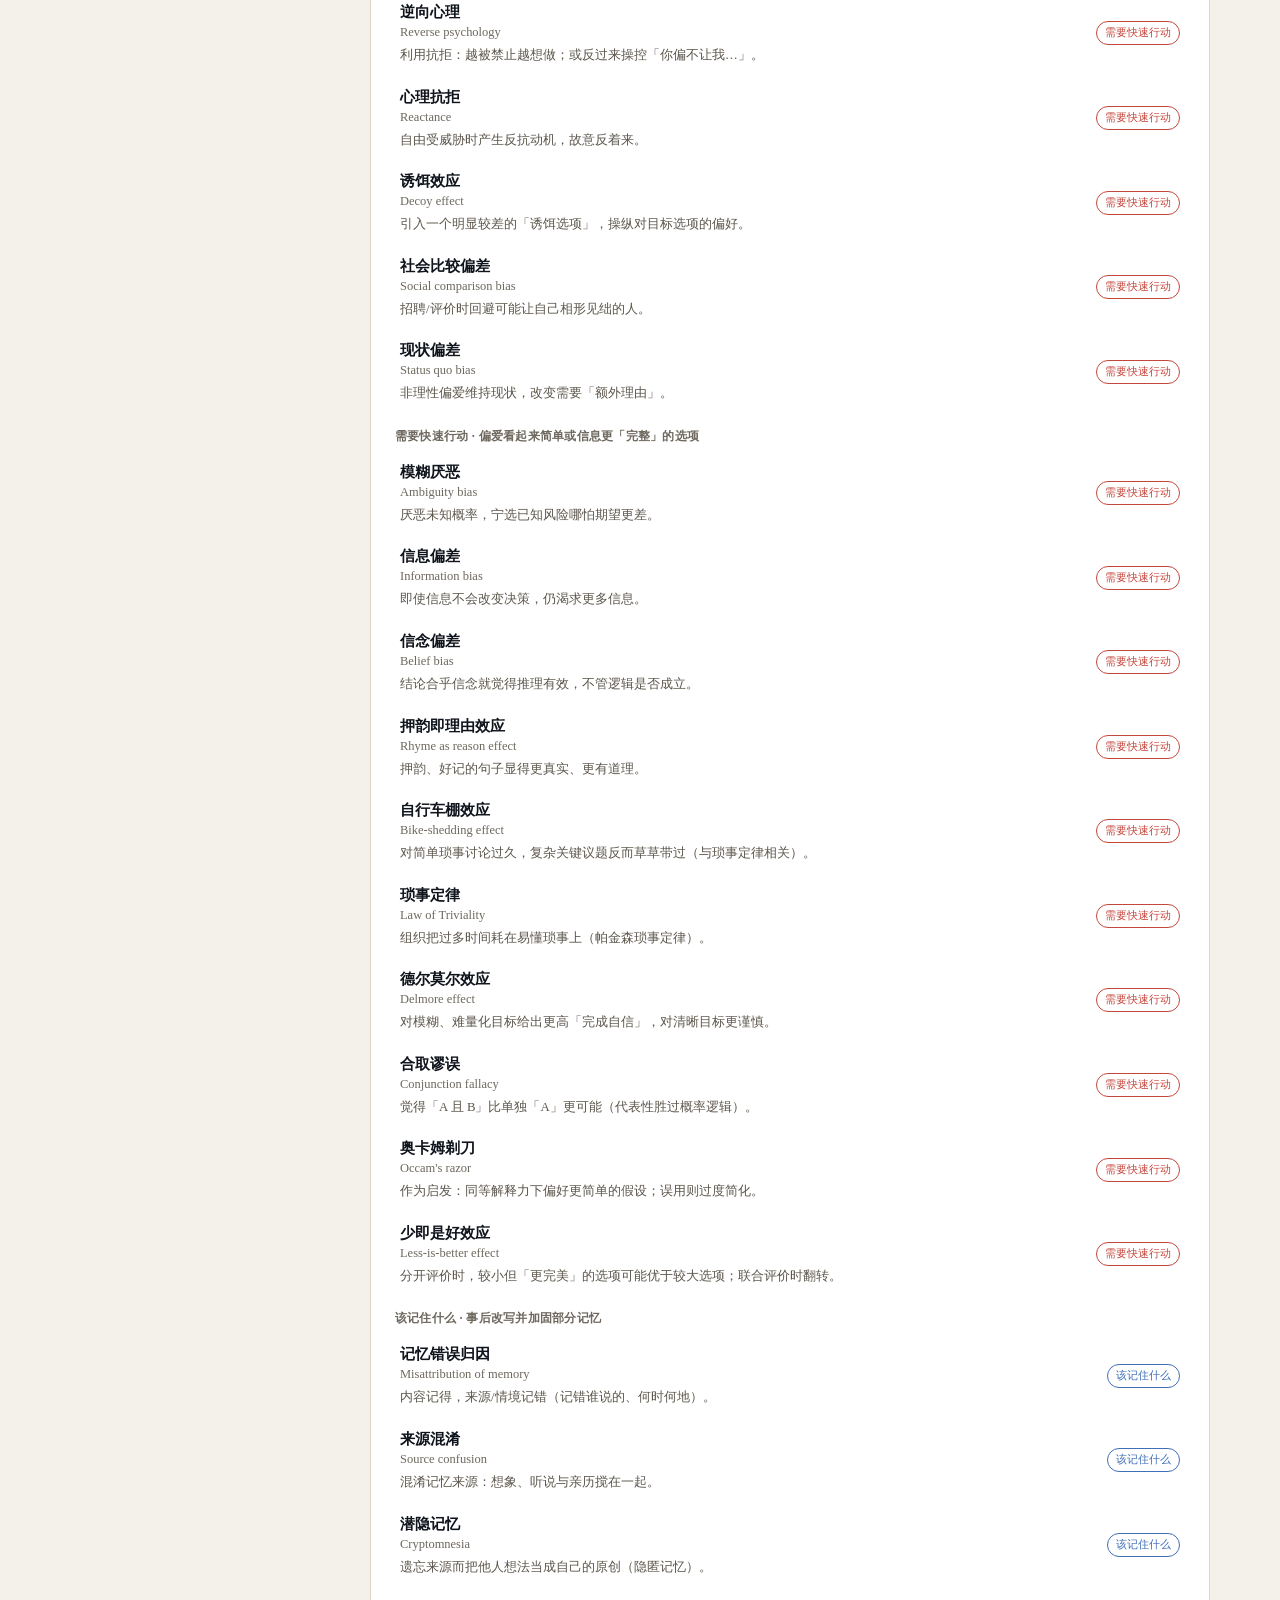
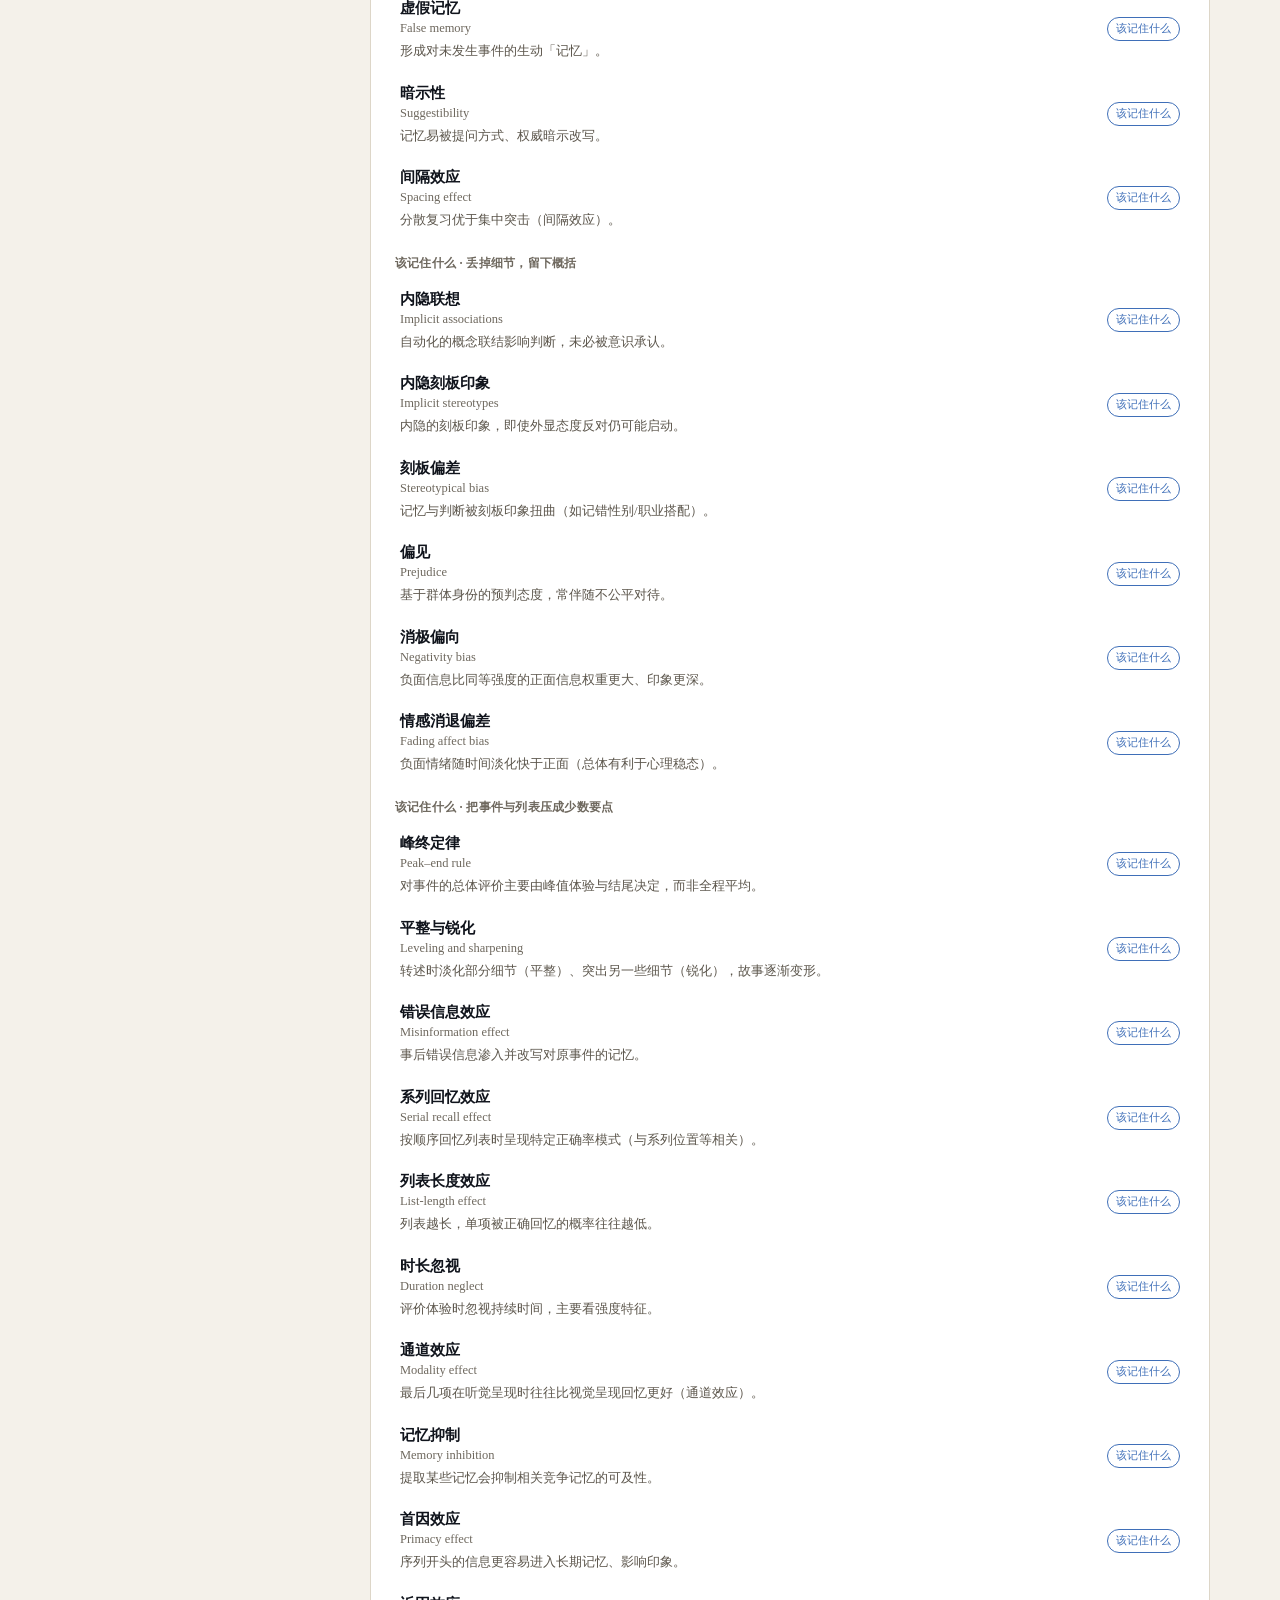
<file: static/cognitive-bias-explorer.html>
<!DOCTYPE html>
<html lang="zh-CN">
<head>
  <meta charset="UTF-8" />
  <meta name="viewport" content="width=device-width, initial-scale=1" />
  <title>认知偏差检索 · Explorer</title>
  <style>
    @font-face {
      font-family: "GuoWen ZhengKai";
      src: url("assets/fonts/lx-k-e8d41f.woff2") format("woff2");
      font-weight: normal;
      font-style: normal;
      font-display: swap;
    }

    html, body, button, input, textarea, select {
      font-family: var(--font);
    }

    :root {
      --ink: #10141c;
      --paper: #f4f1ea;
      --card: #ffffff;
      --muted: #6e685e;
      --line: #ddd6c8;
      --info: #c8891e;
      --meaning: #1f8f7c;
      --action: #c4473d;
      --memory: #3f6fb8;
      --font: "GuoWen ZhengKai", "KaiTi", "STKaiti", serif;
      --display: "GuoWen ZhengKai", "KaiTi", "STKaiti", serif;
    }
    * { box-sizing: border-box; }
    body {
      margin: 0; font-family: var(--font); color: var(--ink); background: var(--paper);
      background-image:
        linear-gradient(180deg, #ebe6db 0%, var(--paper) 28%),
        radial-gradient(ellipse 60% 40% at 100% 0%, rgba(63, 111, 184, 0.08), transparent 50%);
      min-height: 100vh;
    }
    a { color: inherit; }

    .top {
      display: flex; align-items: center; justify-content: space-between; gap: 12px;
      padding: 14px 24px; border-bottom: 1px solid var(--line);
      background: rgba(244, 241, 234, 0.9); backdrop-filter: blur(10px);
      position: sticky; top: 0; z-index: 10;
    }
    .brand strong { font-family: var(--display); font-size: 1.05rem; }
    .brand span { display: block; font-size: 0.72rem; color: var(--muted); letter-spacing: 0.1em; text-transform: uppercase; }
    .top-links { display: flex; flex-wrap: wrap; gap: 8px; }
    .top-links a {
      text-decoration: none; border: 1px solid var(--line); border-radius: 999px;
      padding: 7px 14px; font-size: 0.8rem; background: #fff;
    }
    .top-links a.primary { background: var(--ink); color: #fff; border-color: var(--ink); }

    .layout {
      max-width: 1180px; margin: 0 auto;
      display: grid; grid-template-columns: 280px minmax(0, 1fr); gap: 20px;
      padding: 24px 20px 48px;
    }
    .rail, .main, .detail {
      background: var(--card); border: 1px solid var(--line); border-radius: 16px;
    }
    .rail { padding: 18px; height: fit-content; position: sticky; top: 72px; }
    .rail h2 { font-family: var(--display); font-size: 1rem; margin: 0 0 12px; }
    .rail label { display: block; font-size: 0.75rem; color: var(--muted); margin: 0 0 6px; font-weight: 600; }
    .rail input[type="search"], .rail select {
      width: 100%; border: 1px solid var(--line); border-radius: 10px;
      padding: 10px 12px; font: inherit; margin-bottom: 14px; background: #faf8f4;
    }
    .qbtn {
      display: flex; width: 100%; text-align: left; gap: 10px; align-items: flex-start;
      border: 1px solid var(--line); background: #faf8f4; border-radius: 12px;
      padding: 10px 12px; margin-bottom: 8px; cursor: pointer; font: inherit;
    }
    .qbtn.on { border-color: var(--ink); background: #fff; box-shadow: 0 0 0 1px var(--ink) inset; }
    .qbtn .dot { width: 10px; height: 10px; border-radius: 50%; margin-top: 4px; flex: none; }
    .qbtn b { display: block; font-size: 0.88rem; }
    .qbtn span { display: block; font-size: 0.74rem; color: var(--muted); margin-top: 2px; }
    .check { display: flex; align-items: center; gap: 8px; font-size: 0.84rem; margin: 8px 0 0; }
    .check input { width: auto; margin: 0; }

    .main { padding: 8px; min-height: 60vh; }
    .main-head {
      display: flex; justify-content: space-between; align-items: baseline; gap: 12px;
      padding: 14px 14px 8px;
    }
    .main-head h1 { font-family: var(--display); font-size: 1.25rem; margin: 0; }
    .main-head p { margin: 0; color: var(--muted); font-size: 0.82rem; }
    .list { padding: 0 8px 12px; }
    .strat-h {
      font-size: 0.78rem; font-weight: 700; color: var(--muted);
      padding: 14px 8px 6px; letter-spacing: 0.02em;
    }
    .row {
      display: grid; grid-template-columns: 1fr auto; gap: 8px; align-items: center;
      border: 1px solid transparent; border-radius: 12px; padding: 10px 12px; cursor: pointer;
    }
    .row:hover, .row.on { background: #f7f3ea; border-color: var(--line); }
    .row .zh { font-weight: 700; font-size: 0.95rem; margin: 0; }
    .row .en { font-size: 0.78rem; color: var(--muted); margin: 2px 0 0; }
    .row .snip { font-size: 0.8rem; color: #5c564c; margin: 6px 0 0; line-height: 1.45; }
    .tag {
      font-size: 0.68rem; border-radius: 999px; padding: 4px 8px;
      border: 1px solid currentColor; white-space: nowrap;
    }
    .empty { padding: 40px; text-align: center; color: var(--muted); }

    .detail-panel {
      position: fixed; right: 20px; bottom: 20px; top: 80px;
      width: min(380px, calc(100vw - 40px));
      background: var(--card); border: 1px solid var(--line); border-radius: 18px;
      box-shadow: 0 18px 50px rgba(16, 20, 28, 0.12);
      padding: 22px; overflow: auto; z-index: 30;
      transform: translateY(12px); opacity: 0; pointer-events: none;
      transition: opacity 0.2s ease, transform 0.2s ease;
    }
    .detail-panel.open { opacity: 1; transform: none; pointer-events: auto; }
    .detail-panel .close {
      position: absolute; top: 14px; right: 14px; border: 1px solid var(--line);
      background: #fff; border-radius: 999px; width: 32px; height: 32px; cursor: pointer; font: inherit;
    }
    .detail-panel .eyebrow { font-size: 0.7rem; letter-spacing: 0.12em; text-transform: uppercase; color: var(--muted); margin: 0 0 8px; }
    .detail-panel h2 { font-family: var(--display); font-size: 1.4rem; margin: 0 0 4px; padding-right: 36px; }
    .detail-panel .en { color: var(--muted); margin: 0 0 14px; }
    .block {
      border: 1px solid var(--line); border-radius: 12px; padding: 12px 14px; margin-bottom: 10px; background: #faf8f4;
    }
    .block h3 { margin: 0 0 6px; font-size: 0.72rem; color: var(--muted); letter-spacing: 0.08em; text-transform: uppercase; }
    .block p { margin: 0; font-size: 0.9rem; }
    .actions { display: flex; flex-wrap: wrap; gap: 8px; margin-top: 12px; }
    .actions button, .actions a {
      font: inherit; font-size: 0.82rem; border-radius: 999px; padding: 9px 14px;
      border: 1px solid var(--line); background: #fff; cursor: pointer; text-decoration: none;
    }
    .actions .primary { background: var(--ink); color: #fff; border-color: var(--ink); }
    .actions .spotted { background: #fff7ed; border-color: #f0c27a; }

    @media (max-width: 900px) {
      .layout { grid-template-columns: 1fr; }
      .rail { position: relative; top: 0; }
      .detail-panel { top: auto; bottom: 0; right: 0; left: 0; width: 100%; border-radius: 18px 18px 0 0; max-height: 70vh; }
    }
  </style>
</head>
<body>
  <header class="top">
    <div class="brand">
      <strong>认知偏差检索</strong>
      <span>Explorer · separate interface</span>
    </div>
    <div class="top-links">
      <a href="cognitive-bias-codex.html">互动海报</a>
      <a class="primary" href="index.html#workspace">砺行</a>
    </div>
  </header>

  <div class="layout">
    <aside class="rail">
      <h2>筛选</h2>
      <label for="q">搜索</label>
      <input type="search" id="q" placeholder="中文 / 英文 / 机制…" />
      <label>象限</label>
      <div id="quads"></div>
      <label class="check"><input type="checkbox" id="onlySpot" /> 只看「我中过」</label>
      <p style="font-size:0.78rem;color:var(--muted);margin:16px 0 0;line-height:1.55">
        「我中过」保存在本机浏览器（与工具箱共用键 <code>life-density-v3</code> 内的 <code>biasSpots</code>，若无则用独立键）。
      </p>
    </aside>

    <section class="main">
      <div class="main-head">
        <h1>偏差列表</h1>
        <p id="countLine">—</p>
      </div>
      <div class="list" id="list"><div class="empty">加载中…</div></div>
    </section>
  </div>

  <aside class="detail-panel" id="detail" aria-live="polite">
    <button type="button" class="close" id="closeDetail" aria-label="关闭">×</button>
    <p class="eyebrow" id="dQuad">Detail</p>
    <h2 id="dZh">—</h2>
    <p class="en" id="dEn">—</p>
    <div class="block"><h3>是什么</h3><p id="dDesc">—</p></div>
    <div class="block"><h3>生活例子</h3><p id="dExample">—</p></div>
    <div class="block"><h3>提醒</h3><p id="dTip">—</p></div>
    <div class="block"><h3>所属机制</h3><p id="dStrat">—</p></div>
    <div class="block"><h3>象限问题</h3><p id="dProblem">—</p></div>
    <div class="block"><h3>副作用</h3><p id="dSide">—</p></div>
    <div class="block"><h3>个人备注</h3>
      <p style="margin:0 0 8px"><input type="text" id="dNote" placeholder="什么场景中过？" style="width:100%;padding:10px;border:1px solid var(--line);border-radius:8px;font:inherit" /></p>
    </div>
    <div class="actions">
      <button type="button" class="primary" id="spotBtn">我中过</button>
      <a id="posterLink" href="cognitive-bias-codex.html">在海报中定位</a>
    </div>
  </aside>

  <script src="assets/cognitive-bias/biases-data.js"></script>
  <script>
    const QCOLOR = { info: "#c8891e", meaning: "#1f8f7c", action: "#c4473d", memory: "#3f6fb8" };
    const STORAGE_KEY = "life-density-v3";
    const FALLBACK_SPOTS = "cognitive-bias-spots-v1";
    let filterQuad = "all";
    let activeId = null;

    function esc(s) {
      const d = document.createElement("div"); d.textContent = s ?? ""; return d.innerHTML;
    }
    function codex() { return window.COGNITIVE_BIAS_CODEX || { quadrants: [], biases: [], count: 0 }; }

    function loadSpots() {
      try {
        const raw = JSON.parse(localStorage.getItem(STORAGE_KEY) || "null");
        if (raw && raw.biasSpots && typeof raw.biasSpots === "object") return { ...raw.biasSpots };
      } catch {}
      try { return JSON.parse(localStorage.getItem(FALLBACK_SPOTS) || "{}"); } catch { return {}; }
    }
    function saveSpots(spots) {
      try {
        const raw = JSON.parse(localStorage.getItem(STORAGE_KEY) || "{}");
        if (raw && typeof raw === "object") {
          raw.biasSpots = spots;
          if (!raw.entries) raw.entries = {};
          localStorage.setItem(STORAGE_KEY, JSON.stringify(raw));
          return;
        }
      } catch {}
      localStorage.setItem(FALLBACK_SPOTS, JSON.stringify(spots));
    }

    function renderQuads() {
      const el = document.getElementById("quads");
      const items = [{ id: "all", zh: "全部象限", problem: "显示全部偏差" }, ...(codex().quadrants || [])];
      el.innerHTML = items.map((q) => `
        <button type="button" class="qbtn ${filterQuad === q.id ? "on" : ""}" data-quad="${esc(q.id)}">
          <span class="dot" style="background:${q.id === "all" ? "#10141c" : QCOLOR[q.id]}"></span>
          <span><b>${esc(q.zh)}</b><span>${esc(q.problem || "")}</span></span>
        </button>`).join("");
      el.querySelectorAll("[data-quad]").forEach((btn) => {
        btn.addEventListener("click", () => {
          filterQuad = btn.dataset.quad;
          renderQuads();
          renderList();
        });
      });
    }

    function filtered() {
      const q = (document.getElementById("q").value || "").trim().toLowerCase();
      const only = document.getElementById("onlySpot").checked;
      const spots = loadSpots();
      const out = [];
      for (const quad of (codex().quadrants || [])) {
        if (filterQuad !== "all" && quad.id !== filterQuad) continue;
        for (const strat of (quad.strategies || [])) {
          const biases = (strat.biases || []).filter((b) => {
            if (only && !spots[b.id]) return false;
            if (!q) return true;
            return `${b.zh} ${b.en} ${b.desc || ""} ${b.example || ""} ${strat.zh} ${strat.en} ${quad.zh}`.toLowerCase().includes(q);
          });
          if (biases.length) out.push({ quad, strat, biases });
        }
      }
      return out;
    }

    function renderList() {
      const groups = filtered();
      const spots = loadSpots();
      let n = 0;
      let html = "";
      for (const g of groups) {
        html += `<div class="strat-h">${esc(g.quad.zh)} · ${esc(g.strat.zh)}</div>`;
        for (const b of g.biases) {
          n += 1;
          const color = QCOLOR[b.quadrant];
          html += `<div class="row ${activeId === b.id ? "on" : ""}" data-id="${esc(b.id)}">
            <div>
              <p class="zh">${esc(b.zh)}${spots[b.id] ? " · ✓" : ""}</p>
              <p class="en">${esc(b.en)}</p>
              <p class="snip">${esc(b.desc || "")}</p>
            </div>
            <span class="tag" style="color:${color}">${esc(g.quad.zh)}</span>
          </div>`;
        }
      }
      document.getElementById("list").innerHTML = n ? html : `<div class="empty">无匹配条目</div>`;
      document.getElementById("countLine").textContent = `显示 ${n} / ${codex().count || 0}`;
      document.querySelectorAll(".row[data-id]").forEach((row) => {
        row.addEventListener("click", () => openDetail(row.dataset.id));
      });
    }

    function openDetail(id) {
      const b = (codex().biases || []).find((x) => x.id === id);
      if (!b) return;
      const q = (codex().quadrants || []).find((x) => x.id === b.quadrant);
      const spots = loadSpots();
      activeId = id;
      document.getElementById("detail").classList.add("open");
      document.getElementById("dQuad").textContent = q?.zh || "";
      document.getElementById("dZh").textContent = b.zh;
      document.getElementById("dEn").textContent = b.en;
      document.getElementById("dDesc").textContent = b.desc || "（暂无详解）";
      document.getElementById("dExample").textContent = b.example || "—";
      document.getElementById("dTip").textContent = b.tip || "—";
      document.getElementById("dStrat").textContent = b.strategyZh + " / " + b.strategyEn;
      document.getElementById("dProblem").textContent = q?.problem || "";
      document.getElementById("dSide").textContent = q?.sideEffect || "";
      document.getElementById("dNote").value = spots[id]?.note || "";
      const spotBtn = document.getElementById("spotBtn");
      spotBtn.textContent = spots[id] ? "取消「我中过」" : "我中过";
      spotBtn.classList.toggle("spotted", !!spots[id]);
      document.getElementById("posterLink").href = "cognitive-bias-codex.html?id=" + encodeURIComponent(id);
      renderList();
    }

    document.getElementById("closeDetail").addEventListener("click", () => {
      document.getElementById("detail").classList.remove("open");
      activeId = null;
      renderList();
    });
    document.getElementById("q").addEventListener("input", renderList);
    document.getElementById("onlySpot").addEventListener("change", renderList);
    document.getElementById("spotBtn").addEventListener("click", () => {
      if (!activeId) return;
      const spots = loadSpots();
      if (spots[activeId]) delete spots[activeId];
      else spots[activeId] = { at: new Date().toISOString(), note: document.getElementById("dNote").value || "" };
      saveSpots(spots);
      openDetail(activeId);
    });
    document.getElementById("dNote").addEventListener("change", () => {
      if (!activeId) return;
      const spots = loadSpots();
      if (!spots[activeId]) spots[activeId] = { at: new Date().toISOString(), note: "" };
      spots[activeId].note = document.getElementById("dNote").value || "";
      saveSpots(spots);
    });

    (function boot() {
      if (!window.COGNITIVE_BIAS_CODEX) {
        document.getElementById("list").innerHTML = `<div class="empty">未加载数据。请用本地服务打开本目录。</div>`;
        return;
      }
      renderQuads();
      renderList();
      const id = new URLSearchParams(location.search).get("id");
      if (id) openDetail(id);
    })();
  </script>
</body>
</html>
</file>
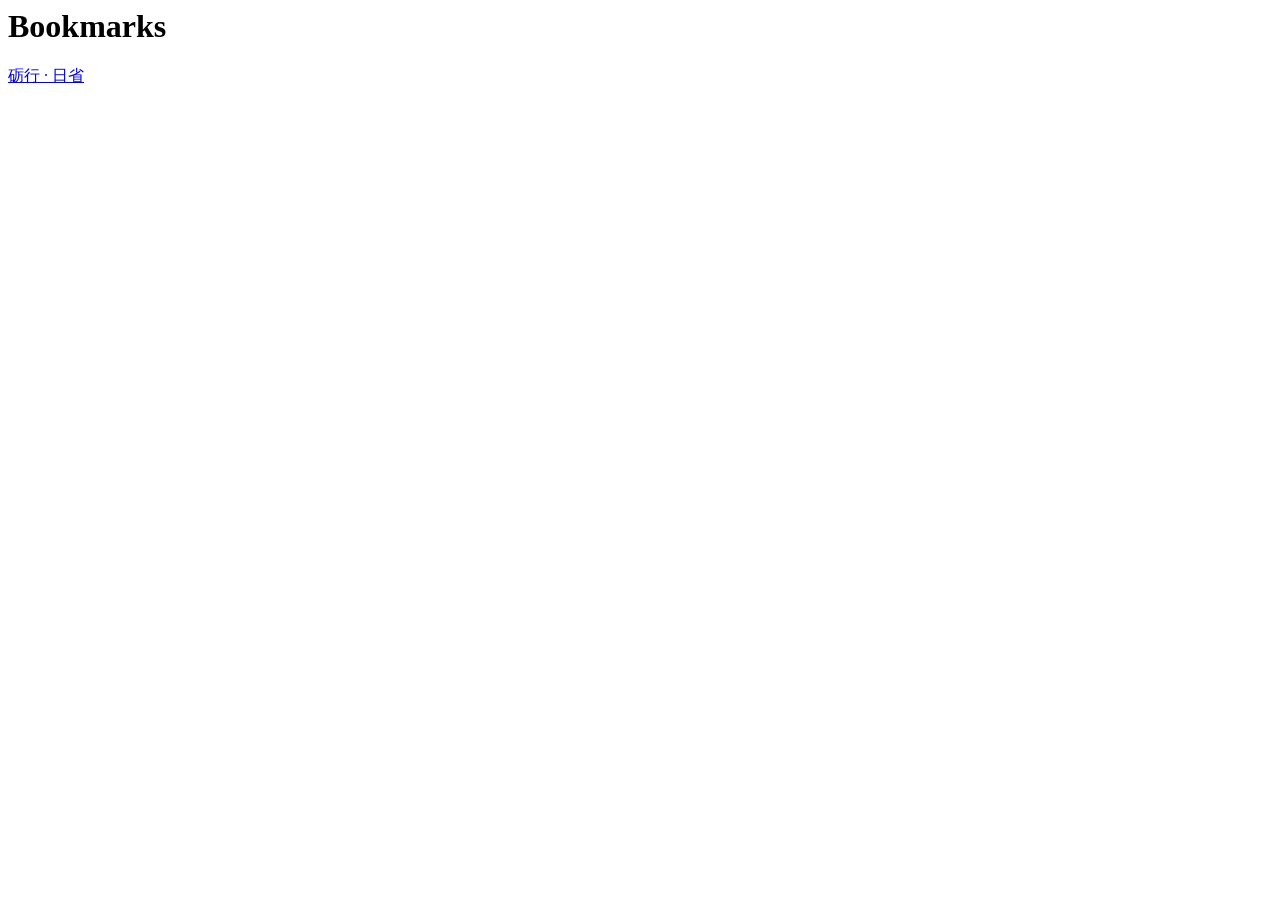
<file: static/firefox-砺行-bookmarks.html>
<!DOCTYPE NETSCAPE-Bookmark-file-1>
<META HTTP-EQUIV="Content-Type" CONTENT="text/html; charset=UTF-8">
<TITLE>Bookmarks</TITLE>
<H1>Bookmarks</H1>
<DL><p>
    <DT><A HREF="http://127.0.0.1:8766/">砺行 · 日省</A>
</DL><p>
</file>
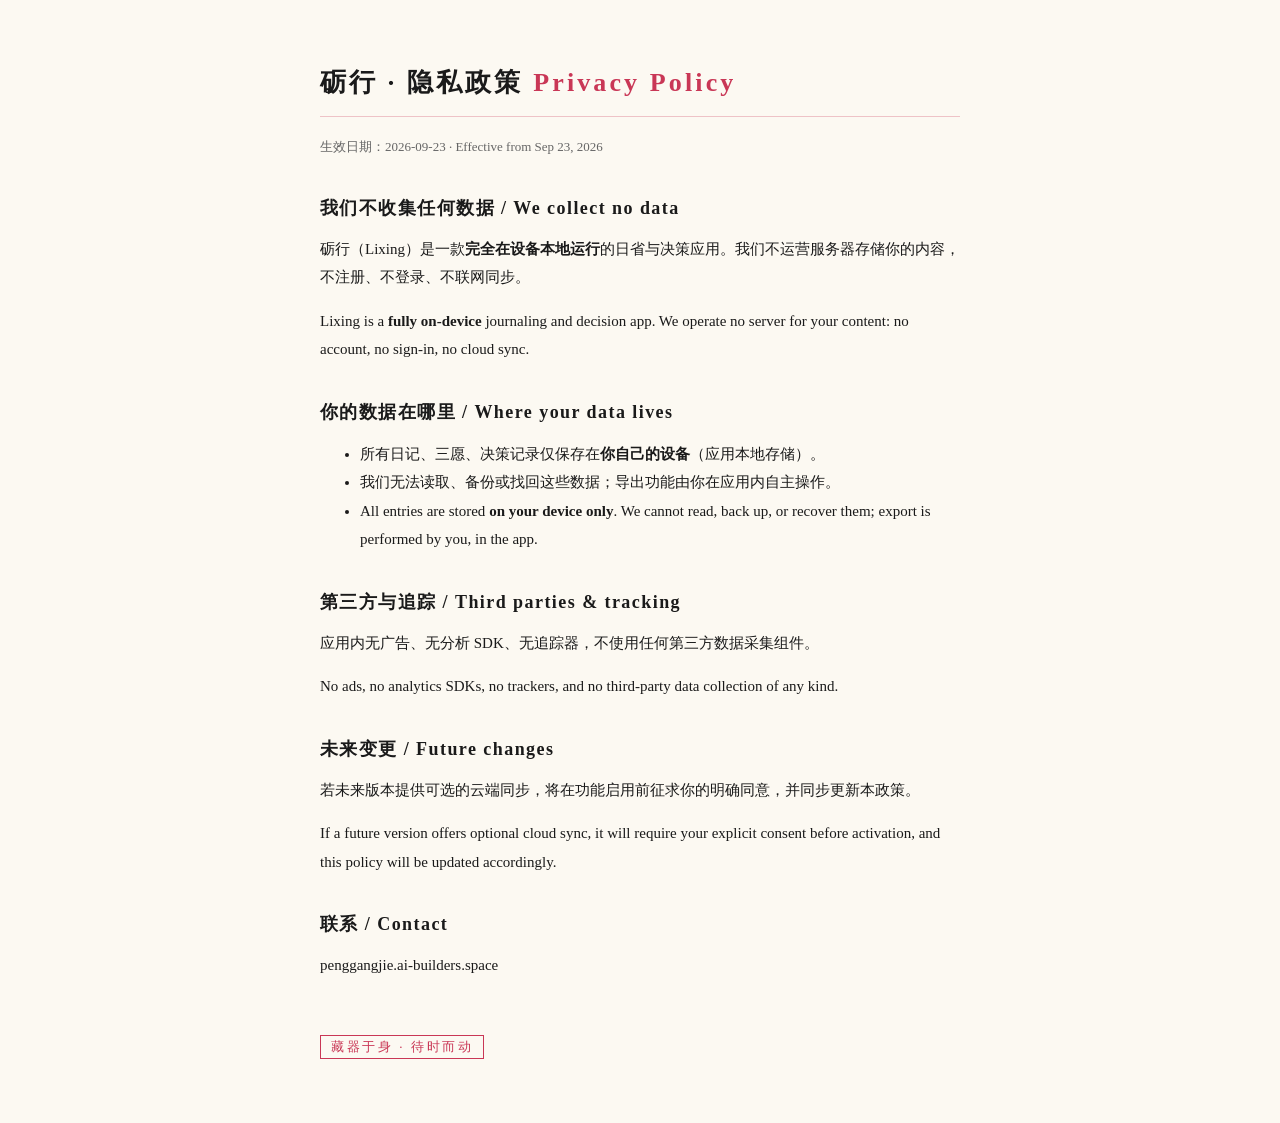
<file: static/lixing-privacy.html>
<!DOCTYPE html>
<html lang="zh-CN">
<head>
  <meta charset="UTF-8" />
  <meta name="viewport" content="width=device-width, initial-scale=1" />
  <title>砺行 · 隐私政策</title>
  <style>
    :root {
      --ink: #1a1a1a; --muted: #666; --accent: #c93756;
      --paper: #fcf9f2; --paper-warm: #f9f4e8;
      --line-soft: rgba(201, 55, 86, 0.28);
      --font: "GuoWen ZhengKai", "KaiTi", "STKaiti", serif;
    }
    html, body { margin: 0; padding: 0; background: var(--paper); color: var(--ink); font-family: var(--font); }
    main { max-width: 640px; margin: 0 auto; padding: 48px 24px 64px; }
    h1 { font-size: 26px; letter-spacing: 0.12em; border-bottom: 1px solid var(--line-soft); padding-bottom: 16px; }
    h1 em { color: var(--accent); font-style: normal; }
    h2 { font-size: 18px; margin-top: 36px; letter-spacing: 0.08em; }
    p, li { font-size: 15px; line-height: 1.9; color: var(--ink); }
    .muted { color: var(--muted); font-size: 13px; }
    .char-li { font-family: "LiFix", "KaiTi", "STKaiti", serif; }
    .seal { display: inline-block; border: 1px solid var(--accent); color: var(--accent); padding: 2px 10px; font-size: 13px; letter-spacing: 0.2em; margin-top: 40px; }
    @media (prefers-color-scheme: dark) {
      :root { --paper: #23201b; --paper-warm: #2b2721; --ink: #e8e0d0; --muted: #999; }
    }
  </style>
</head>
<body>
  <main>
    <h1><span class="char-li">砺</span>行 · 隐私政策 <em>Privacy Policy</em></h1>
    <p class="muted">生效日期：2026-09-23 · Effective from Sep 23, 2026</p>

    <h2>我们不收集任何数据 / We collect no data</h2>
    <p>砺行（Lixing）是一款<b>完全在设备本地运行</b>的日省与决策应用。我们不运营服务器存储你的内容，不注册、不登录、不联网同步。</p>
    <p>Lixing is a <b>fully on-device</b> journaling and decision app. We operate no server for your content: no account, no sign-in, no cloud sync.</p>

    <h2>你的数据在哪里 / Where your data lives</h2>
    <ul>
      <li>所有日记、三愿、决策记录仅保存在<b>你自己的设备</b>（应用本地存储）。</li>
      <li>我们无法读取、备份或找回这些数据；导出功能由你在应用内自主操作。</li>
      <li>All entries are stored <b>on your device only</b>. We cannot read, back up, or recover them; export is performed by you, in the app.</li>
    </ul>

    <h2>第三方与追踪 / Third parties &amp; tracking</h2>
    <p>应用内无广告、无分析 SDK、无追踪器，不使用任何第三方数据采集组件。</p>
    <p>No ads, no analytics SDKs, no trackers, and no third-party data collection of any kind.</p>

    <h2>未来变更 / Future changes</h2>
    <p>若未来版本提供可选的云端同步，将在功能启用前征求你的明确同意，并同步更新本政策。</p>
    <p>If a future version offers optional cloud sync, it will require your explicit consent before activation, and this policy will be updated accordingly.</p>

    <h2>联系 / Contact</h2>
    <p>penggangjie.ai-builders.space</p>

    <span class="seal">藏器于身 · 待时而动</span>
  </main>
</body>
</html>
</file>
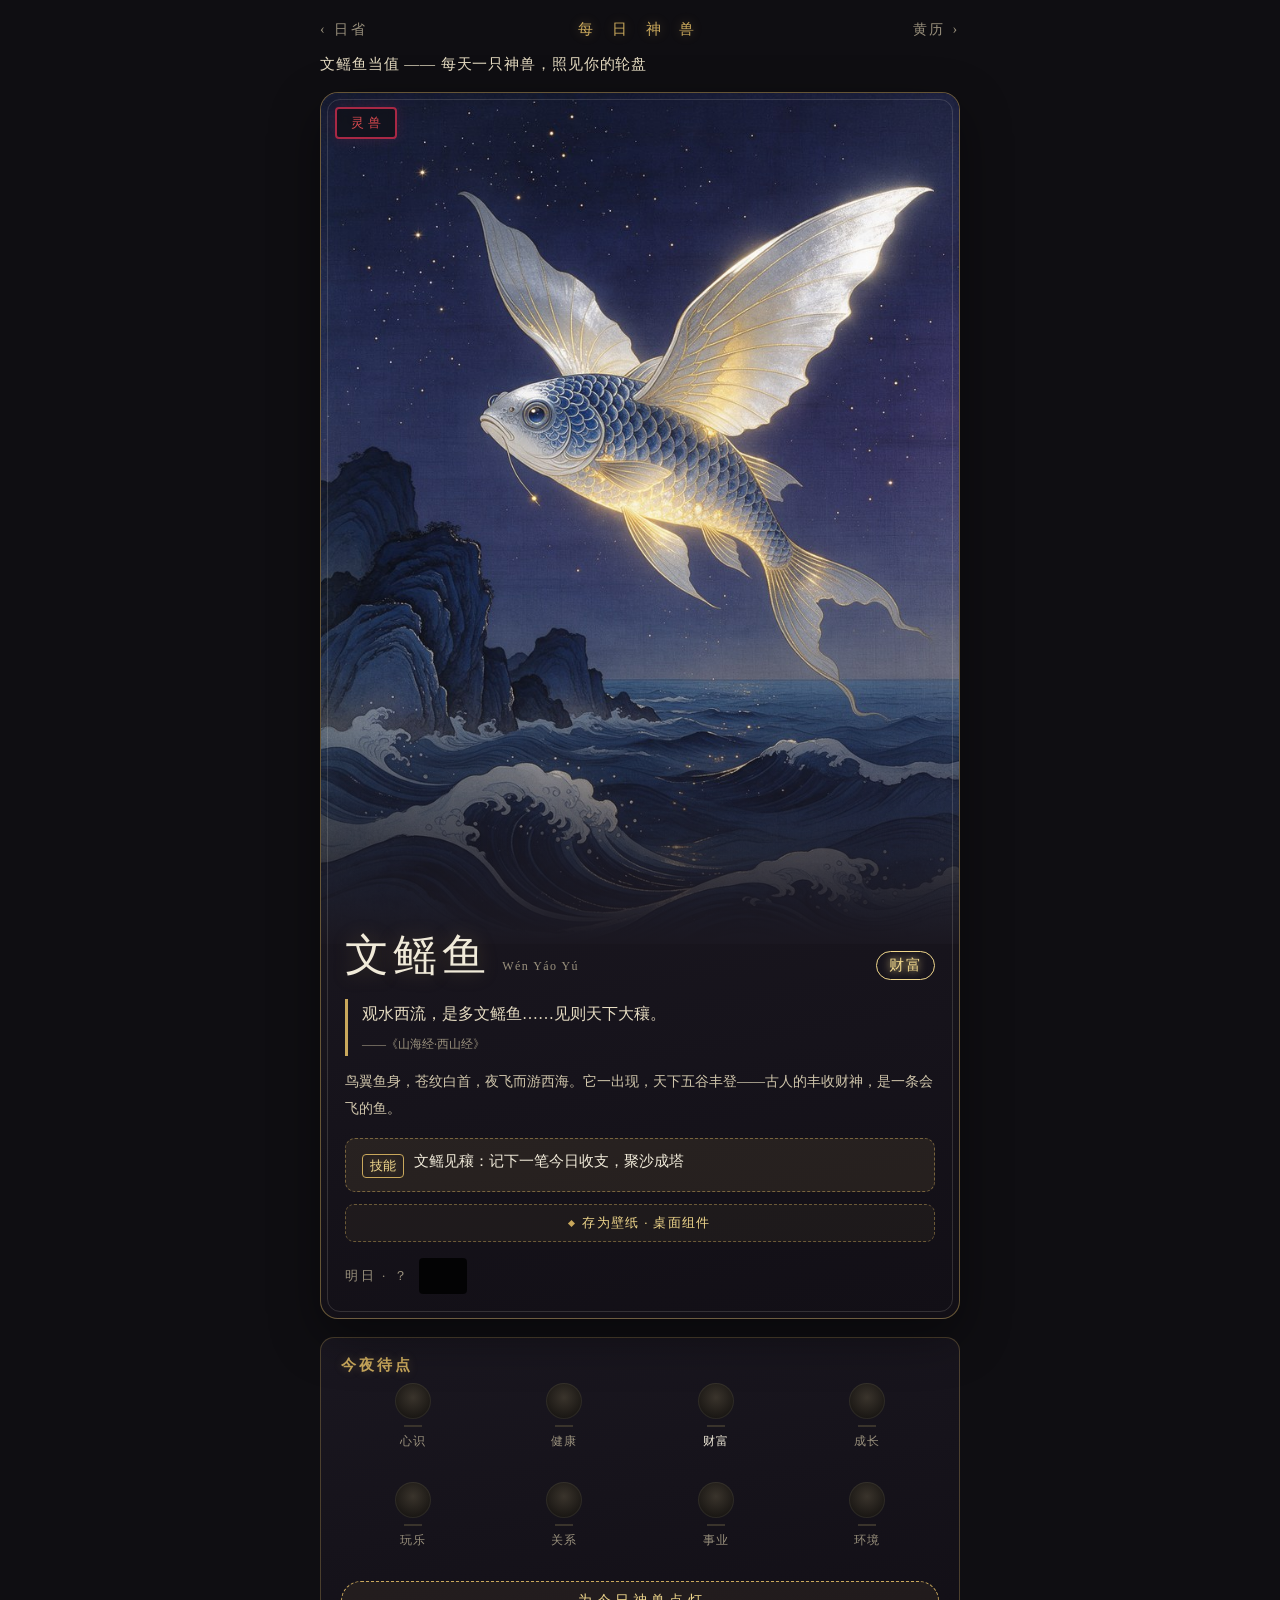
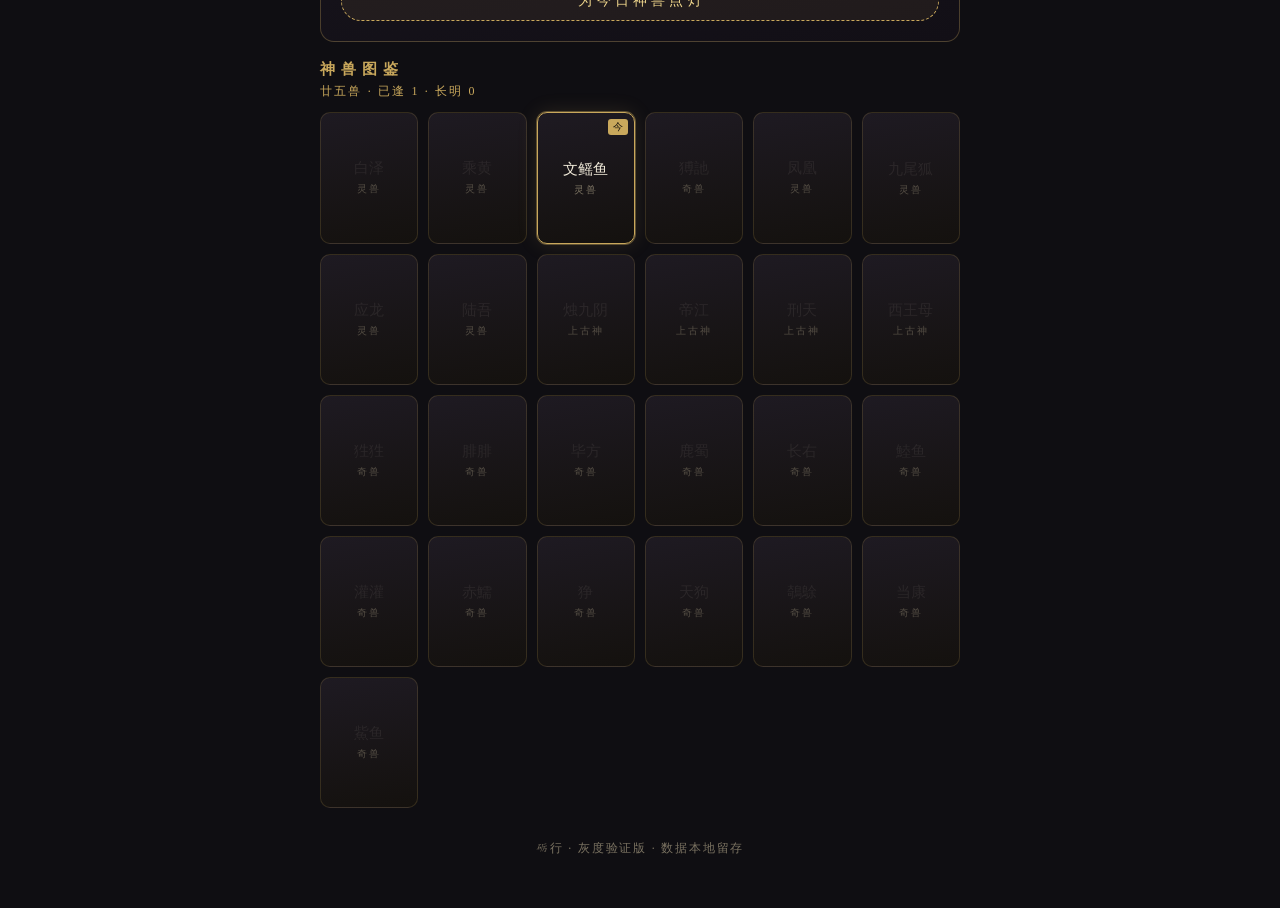
<file: static/shenshou.html>
<!DOCTYPE html>
<html lang="zh-CN">
<head>
<meta charset="UTF-8" />
<meta name="viewport" content="width=device-width, initial-scale=1, viewport-fit=cover" />
<title>砺行 · 每日神兽</title>
<style>
  @font-face { font-family: "Kai"; src: url("assets/fonts/lx-k-e8d41f.woff2") format("woff2"); }
  @font-face { font-family: "LiFix"; src: url("assets/fonts/LixingFix.ttf") format("truetype"); }
  .char-li { font-family: "LiFix", "Kai", serif; }
  * { margin: 0; padding: 0; box-sizing: border-box; }
  html, body { background: #0f0e12; }
  body {
    font-family: "Kai", "KaiTi", "STKaiti", serif;
    color: #f0ead9; min-height: 100vh;
    display: flex; flex-direction: column; align-items: center;
    padding: max(20px, env(safe-area-inset-top)) 20px 48px;
  }
  .top { width: 100%; max-width: 640px; display: flex; justify-content: space-between; align-items: center; margin-bottom: 12px; }
  .top .bk { color: #9a917d; text-decoration: none; font-size: 14px; letter-spacing: .2em; }
  .top .tt { font-size: 15px; letter-spacing: .5em; color: #c9a85c; text-shadow: 0 0 12px rgba(201,168,92,.3); }
  .eyebrow {
    width: 100%; max-width: 640px; margin-bottom: 14px;
    font-size: 15px; line-height: 1.8; letter-spacing: .06em; color: #e6dcc2;
  }

  .card {
    width: 100%; max-width: 640px; position: relative;
    background:
      radial-gradient(ellipse 500px 300px at 50% 20%, rgba(255,240,200,.12), transparent 70%),
      linear-gradient(170deg, #241f2a 0%, #1a1720 55%, #120f16 100%);
    border: 1.5px solid rgba(201,168,92,.45); border-radius: 18px;
    overflow: hidden; box-shadow: 0 18px 50px rgba(0,0,0,.4);
  }
  .card::after { content:""; position:absolute; inset:6px; border:1px solid rgba(240,234,217,.15); border-radius:13px; pointer-events:none; }
  .card .art { position: relative; aspect-ratio: 3/4; overflow:hidden; }
  .card .art img { width: 100%; height: 100%; object-fit: cover; object-position: center center; display: block; }
  .card .art::after { content:""; position:absolute; inset:0; background:linear-gradient(180deg,transparent 72%,#1a1720 100%); }
  .card .rarity-seal {
    position: absolute; top: 14px; left: 14px; z-index:2;
    border: 2px solid #a82845; color: #d6494f; font-size: 13px;
    padding: 5px 10px; letter-spacing: .3em; text-indent: .3em; border-radius: 4px;
    background: rgba(15,14,18,.65); backdrop-filter: blur(4px);
    box-shadow: 0 0 14px rgba(168,40,69,.2);
  }
  .card .term-badge {
    position: absolute; top: 14px; right: 14px; z-index:2;
    background: rgba(201,168,92,.92); color: #14110d; font-size: 13px;
    padding: 5px 12px; letter-spacing: .2em; border-radius: 999px;
    text-shadow: none;
  }
  .card .body { padding: 22px 24px 24px; position:relative; z-index:1; margin-top:-40px; }
  .card .nm { display: flex; align-items: baseline; gap: 12px; }
  .card .nm .n { font-size: 44px; letter-spacing: .1em; text-shadow: 0 0 20px rgba(201,168,92,.25); }
  .card .nm .py { font-size: 12px; color: #9a917d; letter-spacing: .12em; }
  .card .nm .dim {
    margin-left: auto; font-size: 15px; padding: 4px 12px; border-radius: 999px;
    border: 1px solid; letter-spacing: .1em; text-shadow: 0 0 8px currentColor;
  }
  .card .quote {
    margin-top: 14px; font-size: 16px; line-height: 1.9; color: #e6dcc2;
    border-left: 3px solid #c9a85c; padding-left: 14px;
  }
  .card .quote small { display: block; margin-top: 4px; font-size: 12px; color: #9a917d; }
  .card .story { margin-top: 12px; font-size: 14px; line-height: 1.95; color: #cfc5ab; }
  .card .skill {
    margin-top: 16px; background: rgba(201,168,92,.10); border: 1px dashed rgba(201,168,92,.5);
    border-radius: 10px; padding: 13px 16px; font-size: 15px; color: #f0ead9;
    display: flex; gap: 10px; align-items: flex-start;
  }
  .card .skill .ic { color: #f0d78c; font-size: 13px; border: 1px solid #c9a85c; border-radius: 4px; padding: 2px 7px; flex: none; margin-top: 2px; text-shadow: 0 0 8px rgba(201,168,92,.3); }
  .morrow {
    margin-top: 16px; display: flex; align-items: center; gap: 10px;
    color: #9a917d; font-size: 13px; letter-spacing: .2em;
  }
  .morrow img {
    width: 48px; height: 36px; object-fit: cover; border-radius: 4px;
    filter: brightness(0); opacity: .8;
  }

  .lamp {
    width: 100%; max-width: 640px; margin-top: 18px;
    background: linear-gradient(170deg, #1a1720, #120f16);
    border: 1px solid rgba(201,168,92,.3); border-radius: 14px;
    padding: 18px 20px 20px;
  }
  .lamp h3 {
    display: flex; align-items: baseline; justify-content: space-between; gap: 8px;
    font-size: 15px; letter-spacing: .2em; color: #c9a85c; margin-bottom: 8px;
    text-shadow: 0 0 10px rgba(201,168,92,.25);
  }
  .lamp .side { font-size: 12px; letter-spacing: .12em; color: #f0d78c; white-space: nowrap; }
  .badge {
    font-size: 11px; letter-spacing: .2em; color: #14110d; background: #f0d78c;
    border-radius: 999px; padding: 2px 8px; margin-left: 8px;
  }
  .echo { min-height: 0; margin: 0 0 12px; font-size: 15px; line-height: 1.7; color: #f0ead9; }
  .echo.tuck { font-size: 12px; color: #9a917d; }
  .lamp .row { display: grid; grid-template-columns: repeat(4, 1fr); gap: 16px 8px; }
  .lamp .cell { display: flex; flex-direction: column; align-items: center; color: #9a917d; position: relative; }
  .flame {
    width: 36px; height: 36px; border-radius: 50%; position: relative;
    background: radial-gradient(circle at 50% 40%, #3a342c, #1a1714 72%);
    box-shadow: inset 0 0 0 1px rgba(240,234,217,.08);
  }
  .stem { width: 18px; height: 2px; margin-top: 6px; background: #3a342c; }
  .label { font-size: 12px; margin-top: 6px; letter-spacing: .08em; }
  .ashnote { font-size: 10px; color: #7a7261; margin-top: 2px; min-height: 14px; letter-spacing: .04em; }
  .cell.due .label { color: #f0ead9; }
  .cell.ash .flame { background: transparent; border: 1.5px dashed #6a6256; box-shadow: none; }
  .cell.on .flame {
    background: radial-gradient(circle at 50% 40%, #fff6d0, #f0d78c 46%, #c9a85c 82%);
    box-shadow: 0 0 12px #f0d78c, 0 0 32px rgba(240,215,140,.45);
  }
  .cell.on .stem { background: #f0d78c; }
  .cell.on .label { color: #f0ead9; }
  .cell.ignite .flame { animation: lampIn 450ms cubic-bezier(.34,1.4,.64,1); }
  .spark {
    position: absolute; left: 16px; top: 10px; width: 4px; height: 4px; border-radius: 50%;
    background: #f0d78c; opacity: 0; pointer-events: none;
  }
  .cell.ignite .spark { animation: sparkUp 600ms ease-out forwards; }
  .cell.ignite .s2 { margin-left: 7px; animation-delay: 70ms; }
  .cell.ignite .s3 { margin-left: -8px; animation-delay: 120ms; }
  @keyframes lampIn {
    0% { transform: scale(.6); }
    55% { transform: scale(1.25); }
    100% { transform: scale(1); }
  }
  @keyframes sparkUp {
    0% { opacity: 1; transform: translateY(0); }
    100% { opacity: 0; transform: translateY(-28px); }
  }
  @media (prefers-reduced-motion: reduce) {
    .cell.ignite .flame, .cell.ignite .spark { animation: none; }
  }

  .btn {
    margin-top: 16px; display: block; text-align: center; text-decoration: none;
    border: 1.5px dashed #c9a85c; color: #f0d78c; padding: 10px 18px; border-radius: 999px;
    font-size: 14px; letter-spacing: .3em; text-indent: .3em;
    background: rgba(201,168,92,.08);
  }
  .btn.done { opacity: .6; }

  .dex { width: 100%; max-width: 640px; margin-top: 18px; }
  .dex h3 { font-size: 15px; letter-spacing: .4em; color: #c9a85c; margin-bottom: 4px; }
  .dex .sub { font-size: 12px; color: #c9a85c; letter-spacing: .18em; margin-bottom: 12px; }
  .dex .grid { display: grid; grid-template-columns: repeat(auto-fill, minmax(84px, 1fr)); gap: 10px; }
  .dex .grid.complete { box-shadow: 0 0 0 1px #f0d78c, 0 0 18px rgba(240,215,140,.28); border-radius: 12px; padding: 8px; }
  .dex .g {
    aspect-ratio: 3/4; border-radius: 10px;
    border: 1px solid rgba(201,168,92,.18);
    background: linear-gradient(170deg, #1e1a22, #14110e);
    display: flex; flex-direction: column; align-items: center; justify-content: center; gap: 4px;
    font-size: 15px; position: relative;
  }
  .dex .g .r { font-size: 10px; letter-spacing: .2em; }
  .dex .g.unmet { color: rgba(240,234,217,.08); }
  .dex .g.unmet .r { color: #7a7261; opacity: .6; }
  .dex .g.met { color: #f0ead9; }
  .dex .g.met .r { color: #7a7261; }
  .dex .g.lit { color: #f0d78c; }
  .dex .g.lit .r { color: #c9a85c; }
  .dex .g.today {
    border-color: #c9a85c; box-shadow: 0 0 0 1px rgba(201,168,92,.4), 0 0 20px rgba(201,168,92,.15);
  }
  .dex .g.today::after {
    content: "今"; position: absolute; top: 6px; right: 6px; font-size: 10px;
    background: #c9a85c; color: #14110d; border-radius: 3px; padding: 1px 5px;
  }
  /* ===== 壁纸/桌面组件（聚聚方案 · 神兽版） ===== */
  .wp-entry { margin-top: 12px; display: flex; gap: 8px; align-items: center; justify-content: center;
    border: 1px dashed rgba(201,168,92,.45); border-radius: 9px; padding: 9px 12px;
    color: #f0d78c; font-size: 13px; letter-spacing: .1em; cursor: pointer; background: rgba(201,168,92,.06); }
  .wp-entry:active { background: rgba(201,168,92,.14); }
  .wp-entry .d { width: 5px; height: 5px; transform: rotate(45deg); background: #c9a85c; }
  .wp-mask { position: fixed; inset: 0; z-index: 60; display: none;
    background: rgba(10,9,13,.82); backdrop-filter: blur(6px); }
  .wp-mask.open { display: flex; align-items: center; justify-content: center; }
  .wp-panel { width: min(92vw, 420px); max-height: 88vh; overflow-y: auto; border-radius: 16px;
    border: 1px solid rgba(201,168,92,.4); background: linear-gradient(176deg, #1d1826, #100e14);
    box-shadow: 0 18px 60px rgba(0,0,0,.6), 0 0 40px rgba(201,168,92,.08); padding: 20px 18px 18px; }
  .wp-panel h4 { font-size: 15px; letter-spacing: .3em; color: #c9a85c; text-align: center;
    text-shadow: 0 0 10px rgba(201,168,92,.3); }
  .wp-panel .tip { margin-top: 10px; font-size: 11.5px; color: #9a917d; line-height: 1.8; text-align: center; letter-spacing: .06em; }
  .wp-sizes { display: grid; grid-template-columns: 1fr 1fr; gap: 9px; margin-top: 13px; }
  .wp-sizes button { border: 1px solid rgba(201,168,92,.4); background: rgba(201,168,92,.07);
    color: #f0ead9; border-radius: 10px; padding: 12px 8px; font-family: inherit; cursor: pointer; }
  .wp-sizes button b { display: block; font-size: 14px; letter-spacing: .12em; color: #f0d78c; }
  .wp-sizes button small { display: block; margin-top: 3px; font-size: 10.5px; color: #9a917d; }
  .wp-sizes button:active { background: rgba(201,168,92,.16); }
  .wp-preview { margin-top: 13px; text-align: center; display: none; }
  .wp-preview img { max-width: 100%; max-height: 46vh; border-radius: 8px;
    border: 1px solid rgba(201,168,92,.35); }
  .wp-dl { display: none; margin: 11px auto 0; width: fit-content; text-decoration: none;
    border: 1.5px solid rgba(201,168,92,.5); color: #f0d78c; border-radius: 999px; padding: 9px 26px;
    font-size: 13.5px; letter-spacing: .2em; background: linear-gradient(172deg, rgba(201,168,92,.13), rgba(201,168,92,.03));
    box-shadow: 0 0 16px rgba(201,168,92,.1); }
  .wp-close { display: block; margin: 13px auto 0; background: none; color: #9a917d;
    border: 1px solid rgba(154,145,125,.35); border-radius: 999px; padding: 7px 22px;
    font-family: inherit; font-size: 12.5px; letter-spacing: .18em; cursor: pointer; }

  .foot { margin-top: 28px; text-align: center; font-size: 12px; color: #7a7261; letter-spacing: .15em; line-height: 2; }
</style>
</head>
<body>
  <div class="top">
    <a class="bk" href="index.html">‹ 日省</a>
    <span class="tt">每 日 神 兽</span>
    <a class="bk" href="almanac.html">黄历 ›</a>
  </div>
  <p class="eyebrow" id="eyebrow"></p>

  <div class="card" id="card">
    <div class="art"><img id="artImg" alt="" width="768" height="1024" decoding="async" /></div>
    <div class="rarity-seal" id="rarity">灵兽</div>
    <div class="term-badge" id="termBadge" hidden></div>
    <div class="body">
      <div class="nm">
        <span class="n" id="name">—</span>
        <span class="py" id="py"></span>
        <span class="dim" id="dim">—</span>
      </div>
      <div class="quote"><span id="quote">—</span><small id="src"></small></div>
      <div class="story" id="story">—</div>
      <div class="skill"><span class="ic">技能</span><span id="skill">—</span></div>
      <div class="wp-entry" id="wpEntry"><span class="d"></span>存为壁纸 · 桌面组件</div>
      <div class="morrow">明日 · ？<img id="morrowImg" alt="" width="48" height="36" decoding="async" /></div>
    </div>
  </div>

  <div class="lamp">
    <h3>
      <span id="lampTitle">今夜待点</span>
      <span class="side" id="lampSide"></span>
    </h3>
    <p class="echo" id="echo" hidden></p>
    <div class="row" id="lampRow"></div>
    <a class="btn" href="#" id="lightBtn">为今日神兽点灯</a>
  </div>

  <div class="dex">
    <h3>神兽图鉴</h3>
    <div class="sub" id="dexSub">廿五兽 · 已逢 0 · 长明 0</div>
    <div class="grid" id="dexGrid"></div>
  </div>

  <div class="foot">
    <span class="char-li">砺</span>行 · 灰度验证版 · 数据本地留存
  </div>

  <div class="wp-mask" id="wpMask">
    <div class="wp-panel">
      <h4>存为壁纸 · 桌面组件</h4>
      <p class="tip">生成今日神兽壁纸 → 保存到相册 →<br />iOS 桌面长按 → 添加「照片」小组件 → 选这张照片<br />（官方机制，每日一换，山海常伴）</p>
      <div class="wp-sizes">
        <button data-w="1170" data-h="2532" data-v="lock"><b>锁屏壁纸</b><small>1170 × 2532</small></button>
        <button data-w="800" data-h="800" data-v="widget"><b>小组件 · 小</b><small>800 × 800</small></button>
        <button data-w="1696" data-h="1180" data-v="widget"><b>小组件 · 中（横）</b><small>1696 × 1180</small></button>
        <button data-w="1180" data-h="1696" data-v="widget"><b>小组件 · 大（竖）</b><small>1180 × 1696</small></button>
      </div>
      <div class="wp-preview" id="wpPreview"><img id="wpImg" alt="壁纸预览" /></div>
      <a class="wp-dl oil-dl" id="wpDl" download>保存图片</a>
      <button class="wp-close" id="wpClose">收起</button>
    </div>
  </div>

<script src="assets/shenshou-data.js?v=20261026"></script>
<script src="assets/shenshou-splash.js?v=20261026"></script>
<script src="assets/shenshou-state.js?v=20261026"></script>
<script>
(function () {
  var S = window.SHENSHOU;
  var State = window.ShenState;
  var pageDay = State.today();
  var t = S.today(new Date());
  var b = t.beast;
  var echoTimer = 0;

  function count(set) {
    var n = 0;
    Object.keys(set).forEach(function () { n += 1; });
    return n;
  }

  function priorLit(st) {
    return Object.keys(st).some(function (k) {
      return k < pageDay && st[k] && st[k].lit;
    });
  }

  function lampCopy() {
    var st = State.load();
    var todayLit = !!(st[pageDay] && st[pageDay].lit);
    var n = State.streak();
    var yKey = State.shiftKey(pageDay, -1);
    var y = st[yKey];
    var missed = !y || !y.lit;
    var broke = !todayLit && missed && priorLit(st);
    var title = "今夜待点";
    if (broke) title = "昨夜灯灭 · 今日重燃";
    else if (todayLit && n >= 2) title = "长明 · 第 " + n + " 夜";
    else if (todayLit) title = "今夜已点";
    var side = "";
    if (!broke && n >= 2 && !todayLit) side = "灯火 " + n + " 天";
    var badge = "";
    if (n >= 90) badge = "季灯";
    else if (n >= 30) badge = "季灯";
    else if (n >= 7) badge = "月灯";
    return { title: title, side: side, badge: badge, todayLit: todayLit };
  }

  function renderLamps(ignite) {
    var st = State.load();
    var todayLit = !!(st[pageDay] && st[pageDay].lit);
    var yDate = new Date();
    yDate.setDate(yDate.getDate() - 1);
    var yInfo = S.today(yDate);
    var yDim = yInfo.beast ? yInfo.beast.dim : "";
    var yKey = State.shiftKey(pageDay, -1);
    var yLit = !!(st[yKey] && st[yKey].lit);
    var showAsh = !yLit && priorLit(st);
    var row = document.getElementById("lampRow");
    row.innerHTML = "";
    S.dims.forEach(function (d) {
      var el = document.createElement("div");
      var on = todayLit && d === b.dim;
      var ash = showAsh && d === yDim && !on;
      var due = d === b.dim && !on;
      el.className = "cell" + (on ? " on" : "") + (ash ? " ash" : "") + (due ? " due" : "") + (ignite && on ? " ignite" : "");
      var flame = document.createElement("span");
      flame.className = "flame";
      ["s1", "s2", "s3"].forEach(function (cls) {
        var spark = document.createElement("i");
        spark.className = "spark " + cls;
        flame.appendChild(spark);
      });
      var stem = document.createElement("span");
      stem.className = "stem";
      var label = document.createElement("span");
      label.className = "label";
      label.textContent = d;
      var note = document.createElement("span");
      note.className = "ashnote";
      note.textContent = ash ? "昨夜灯灭" : "";
      el.appendChild(flame);
      el.appendChild(stem);
      el.appendChild(label);
      el.appendChild(note);
      row.appendChild(el);
    });
  }

  function renderDex() {
    var met = State.metSet();
    var lit = State.litSet();
    var metN = count(met);
    var litN = count(lit);
    var total = Object.keys(S.all).length;
    document.getElementById("dexSub").textContent = "廿五兽 · 已逢 " + metN + " · 长明 " + litN;
    var grid = document.getElementById("dexGrid");
    grid.className = "grid" + (metN === total ? " complete" : "");
    grid.innerHTML = "";
    Object.keys(S.all).forEach(function (k) {
      var g = S.all[k];
      var el = document.createElement("div");
      var cls = "g";
      if (lit[g.name]) cls += " lit";
      else if (met[g.name]) cls += " met";
      else cls += " unmet";
      if (g.name === b.name) cls += " today";
      el.className = cls;
      var name = document.createElement("span");
      name.textContent = g.name;
      var rar = document.createElement("span");
      rar.className = "r";
      rar.textContent = S.rarityName[g.rarity];
      el.appendChild(name);
      el.appendChild(rar);
      grid.appendChild(el);
    });
  }

  function renderHead() {
    var copy = lampCopy();
    var title = document.getElementById("lampTitle");
    title.textContent = copy.title;
    var old = title.querySelector(".badge");
    if (old) old.remove();
    if (copy.badge) {
      var badge = document.createElement("span");
      badge.className = "badge";
      badge.textContent = copy.badge;
      title.appendChild(badge);
    }
    document.getElementById("lampSide").textContent = copy.side;
    var btn = document.getElementById("lightBtn");
    btn.textContent = copy.todayLit ? "今日已点亮" : "为今日神兽点灯";
    btn.className = "btn" + (copy.todayLit ? " done" : "");
  }

  function showEcho(text) {
    var el = document.getElementById("echo");
    el.hidden = false;
    el.classList.remove("tuck");
    el.textContent = text;
    if (echoTimer) clearTimeout(echoTimer);
    echoTimer = setTimeout(function () { el.classList.add("tuck"); }, 2500);
  }

  State.markVisit(b.name);

  var claim = (t.isTerm ? (t.term + "已至 · ") : "") + b.name + "当值 —— 每天一只神兽，照见你的轮盘";
  document.getElementById("eyebrow").textContent = claim;
  var art = document.getElementById("artImg");
  function portrait(img, key) {
    img.onerror = function () {
      if (this.dataset.fb) { this.style.display = "none"; return; }
      this.dataset.fb = "1";
      this.src = "assets/shenshou-art/" + key + ".png";
    };
    img.src = "assets/shenshou-art/en-" + key + ".jpg";
  }
  portrait(art, t.key || "baize");
  art.alt = b.name;
  document.getElementById("name").textContent = b.name;
  document.getElementById("py").textContent = b.py;
  document.getElementById("quote").textContent = b.quote;
  document.getElementById("src").textContent = "——《" + b.src + "》";
  document.getElementById("story").textContent = b.story;
  document.getElementById("skill").textContent = b.skill;
  document.getElementById("rarity").textContent = S.rarityName[b.rarity];
  var dimEl = document.getElementById("dim");
  dimEl.textContent = b.dim + (b.dim2 ? " · " + b.dim2 : "");
  var palette = S.wuxingNight || S.wuxingColor;
  var c = palette[b.wuxing] || "#f0d78c";
  dimEl.style.borderColor = dimEl.style.color = c;
  if (t.isTerm) {
    var tb = document.getElementById("termBadge");
    tb.hidden = false;
    tb.textContent = "今日节气 · " + t.term;
  }
  var tomorrow = new Date(Date.now() + 86400000);
  var tm = S.today(tomorrow);
  portrait(document.getElementById("morrowImg"), tm.key || "baize");

  renderHead();
  renderLamps(false);
  renderDex();

  document.getElementById("lightBtn").addEventListener("click", function (ev) {
    ev.preventDefault();
    var first = State.lightToday();
    renderHead();
    renderLamps(first);
    renderDex();
    if (first) showEcho(b.echo || b.skill);
  });

  document.addEventListener("visibilitychange", function () {
    if (document.visibilityState === "visible" && State.today() !== pageDay) location.reload();
  });

  /* ===== 壁纸生成器（聚聚 drawWallpaper 方案 · 神兽版：金框菱标换红框红星） ===== */
  var WP = (function () {
    function loadImg(src) {
      return new Promise(function (res, rej) {
        var im = new Image();
        im.onload = function () { res(im); };
        im.onerror = rej;
        im.src = src;
      });
    }
    function artOf(key) {
      return "assets/shenshou-art/en-" + key + ".jpg";
    }
    var kai = 'LXKai, "KaiTi", "STKaiti", serif';

    function diamond(x, cx, cy, r, fill, stroke, lw) {
      x.save(); x.translate(cx, cy); x.rotate(Math.PI / 4);
      x.fillStyle = fill; x.strokeStyle = stroke; x.lineWidth = lw;
      x.fillRect(-r, -r, r * 2, r * 2); x.strokeRect(-r, -r, r * 2, r * 2);
      x.restore();
    }

    async function draw(key, W, H, variant) {
      var b = S.all[key]; if (!b) throw new Error("无神兽");
      var im;
      try { im = await loadImg(artOf(key)); }
      catch (e) { im = await loadImg("assets/shenshou-art/" + key + ".png"); }
      try {
        await Promise.race([
          document.fonts.load('bold 100px LXKai'),
          new Promise(function (r) { setTimeout(r, 800); })
        ]);
      } catch (e) { /* 系统楷体兜底 */ }

      var lock = variant === "lock";
      var M = Math.round(Math.min(W, H) * (lock ? 0.038 : 0.05));
      var TOP = lock ? Math.round(H * 0.033) : 0, BOT = lock ? Math.round(H * 0.083) : 0;
      var c = document.createElement("canvas"); c.width = W; c.height = H;
      var x = c.getContext("2d");
      x.fillStyle = "#0f0e12"; x.fillRect(0, 0, W, H);

      /* 插画 cover（锁屏垂直焦点偏上 35%；widget 全幅居中） */
      var iw = M, Wd = W - M * 2, Hd = H - TOP - BOT;
      var s = Math.max(Wd / im.width, Hd / im.height);
      var dw = im.width * s, dh = im.height * s;
      x.drawImage(im, iw + (Wd - dw) / 2, TOP + (Hd - dh) * (lock ? 0.35 : 0.5), dw, dh);

      /* 暗角渐变（夜墨） */
      var g = x.createLinearGradient(0, TOP, 0, H - BOT);
      g.addColorStop(0, "rgba(15,14,18,.42)"); g.addColorStop(.45, "rgba(15,14,18,.08)"); g.addColorStop(1, "rgba(15,14,18,.68)");
      x.fillStyle = g; x.fillRect(M, TOP, Wd, Hd);

      /* 金色网点 */
      var dotStep = Math.max(26, Math.round(Math.min(W, H) / 34));
      x.fillStyle = "rgba(201,168,92,.10)";
      for (var yy = (lock ? TOP : M) + 18; yy < H - (lock ? BOT : M); yy += dotStep)
        for (var xx = M + 18; xx < W - M; xx += dotStep) x.fillRect(xx, yy, dotStep / 13, dotStep / 13);

      /* 画框：金双线 + 四角金菱形 */
      var lw = Math.max(4, Math.round(Math.min(W, H) / 150));
      x.strokeStyle = "#c9a85c"; x.lineWidth = lw * 1.8; x.strokeRect(M / 2, M / 2, W - M, H - M);
      x.strokeStyle = "rgba(240,234,217,.55)"; x.lineWidth = lw * .65;
      x.strokeRect(M / 2 + lw * 3.2, M / 2 + lw * 3.2, W - M - lw * 6.4, H - M - lw * 6.4);
      var cr = Math.min(W, H) / 52;
      diamond(x, M / 2, M / 2, cr, "#c9a85c", "rgba(240,234,217,.8)", Math.max(2, lw * .5));
      diamond(x, W - M / 2, M / 2, cr, "#c9a85c", "rgba(240,234,217,.8)", Math.max(2, lw * .5));
      diamond(x, W - M / 2, H - M / 2, cr, "#c9a85c", "rgba(240,234,217,.8)", Math.max(2, lw * .5));
      diamond(x, M / 2, H - M / 2, cr, "#c9a85c", "rgba(240,234,217,.8)", Math.max(2, lw * .5));

      var wx = (S.wuxingNight || S.wuxingColor)[b.wuxing] || "#f0d78c";
      var sub = "司" + b.dim + (b.dim2 ? "·" + b.dim2 : "") + " · 五行" + b.wuxing + " · " + S.rarityName[b.rarity];
      if (lock) {
        /* 顶条：品牌行 */
        x.fillStyle = "#17141c"; x.fillRect(0, 0, W, TOP);
        x.fillStyle = "#c9a85c"; for (var tx = 0; tx < W; tx += 26) x.fillRect(tx, TOP - 10, 15, 10);
        x.fillStyle = "rgba(240,234,217,.9)"; x.font = "700 30px " + kai; x.textBaseline = "middle";
        x.fillText("砺行 · 山海日课 · LIXING SHANHAI DAILY", M + 26, TOP / 2);
        /* 底部名牌 */
        x.fillStyle = "#17141c"; x.fillRect(0, H - BOT, W, BOT);
        x.fillStyle = "#c9a85c"; for (var bx = 0; bx < W; bx += 26) x.fillRect(bx, H - BOT, 15, 10);
        x.textAlign = "center"; x.textBaseline = "alphabetic";
        x.fillStyle = "#f0ead9"; x.font = "bold 104px " + kai;
        x.fillText(b.name, W / 2, H - BOT + 100);
        x.fillStyle = wx; x.font = "bold 32px " + kai;
        x.fillText(sub, W / 2, H - BOT + 156);
        x.fillStyle = "rgba(201,168,92,.8)"; x.font = "700 24px Consolas,monospace";
        x.fillText("L I X I N G · 山海日课", W / 2, H - BOT + 200);
        x.textAlign = "left";
      } else {
        /* 小组件版：底部渐变名牌 + 右上稀有度菱标 */
        var gh = H * 0.36;
        var g2 = x.createLinearGradient(0, H - gh, 0, H);
        g2.addColorStop(0, "rgba(15,14,18,0)"); g2.addColorStop(.45, "rgba(15,14,18,.84)"); g2.addColorStop(1, "rgba(15,14,18,.97)");
        x.fillStyle = g2; x.fillRect(0, H - gh, W, gh);
        x.textAlign = "center"; x.textBaseline = "alphabetic";
        var fs = Math.round(Math.min(W, H) * (W > H ? 0.16 : 0.13));
        x.fillStyle = "#f0ead9"; x.font = "bold " + fs + "px " + kai;
        x.fillText(b.name, W / 2, H - Math.round(Math.min(W, H) * 0.165));
        x.fillStyle = wx; x.font = "bold " + Math.round(fs * 0.3) + "px " + kai;
        x.fillText(sub, W / 2, H - Math.round(Math.min(W, H) * 0.088));
        x.fillStyle = "rgba(240,234,217,.62)"; x.font = "700 " + Math.round(fs * 0.22) + "px Consolas,monospace";
        x.fillText("L I X I N G · 山海日课", W / 2, H - Math.round(Math.min(W, H) * 0.045));
        x.textAlign = "left";
        var sr = Math.min(W, H) / 21, sx = W - M - sr * 1.5, sy = M + sr * 1.6;
        var badge = b.rarity === "s1" ? "#d6494f" : "#c9a85c";
        diamond(x, sx, sy, sr * 0.7, badge, "rgba(240,234,217,.85)", Math.max(2, lw * .5));
        if (b.rarity === "s1") {
          x.fillStyle = "#f0ead9"; x.font = "bold " + Math.round(sr * 0.55) + "px " + kai;
          x.textAlign = "center"; x.fillText("神", sx, sy + sr * 0.2); x.textAlign = "left";
        }
      }
      return c;
    }

    var mask = document.getElementById("wpMask");
    var prev = document.getElementById("wpPreview");
    var img = document.getElementById("wpImg");
    var dl = document.getElementById("wpDl");
    var busy = false;

    document.getElementById("wpEntry").addEventListener("click", function () { mask.classList.add("open"); });
    document.getElementById("wpClose").addEventListener("click", function () { mask.classList.remove("open"); });
    mask.addEventListener("click", function (e) { if (e.target === mask) mask.classList.remove("open"); });

    Array.prototype.forEach.call(mask.querySelectorAll(".wp-sizes button"), function (btn) {
      btn.addEventListener("click", async function () {
        if (busy) return; busy = true;
        btn.disabled = true;
        try {
          var c = await draw(t.key, +btn.dataset.w, +btn.dataset.h, btn.dataset.v);
          var url = c.toDataURL("image/jpeg", 0.92);
          img.src = url;
          dl.href = url;
          dl.setAttribute("download", "lixing-beast-" + (t.key || "shenshou") + "-" + btn.dataset.v +
            "-" + btn.dataset.w + "x" + btn.dataset.h + ".jpg");
          dl.style.display = "block";
          prev.style.display = "block";
        } catch (err) {
          var msg = "生成失败：" + (err && err.message ? err.message : err);
          err_slot = mask.querySelector(".tip");
          if (err_slot) err_slot.textContent = msg;
          if (window.console) console.warn(msg);
        }
        btn.disabled = false; busy = false;
      });
    });
    /* ?wp=1 直开弹层并自动生成小组件·小预览（headless 验收用；真机点选任意尺寸） */
    try {
      if (/[?&]wp=1/.test(location.search)) {
        mask.classList.add("open");
        var auto = mask.querySelector('.wp-sizes button[data-v="widget"][data-w="800"]');
        if (auto && !/[?&]nogen=1/.test(location.search)) auto.click();
      }
    } catch (e) { /* file:// 无 search，忽略 */ }
    return { draw: draw };
  })();
})();
</script>
</body>
</html>
</file>
